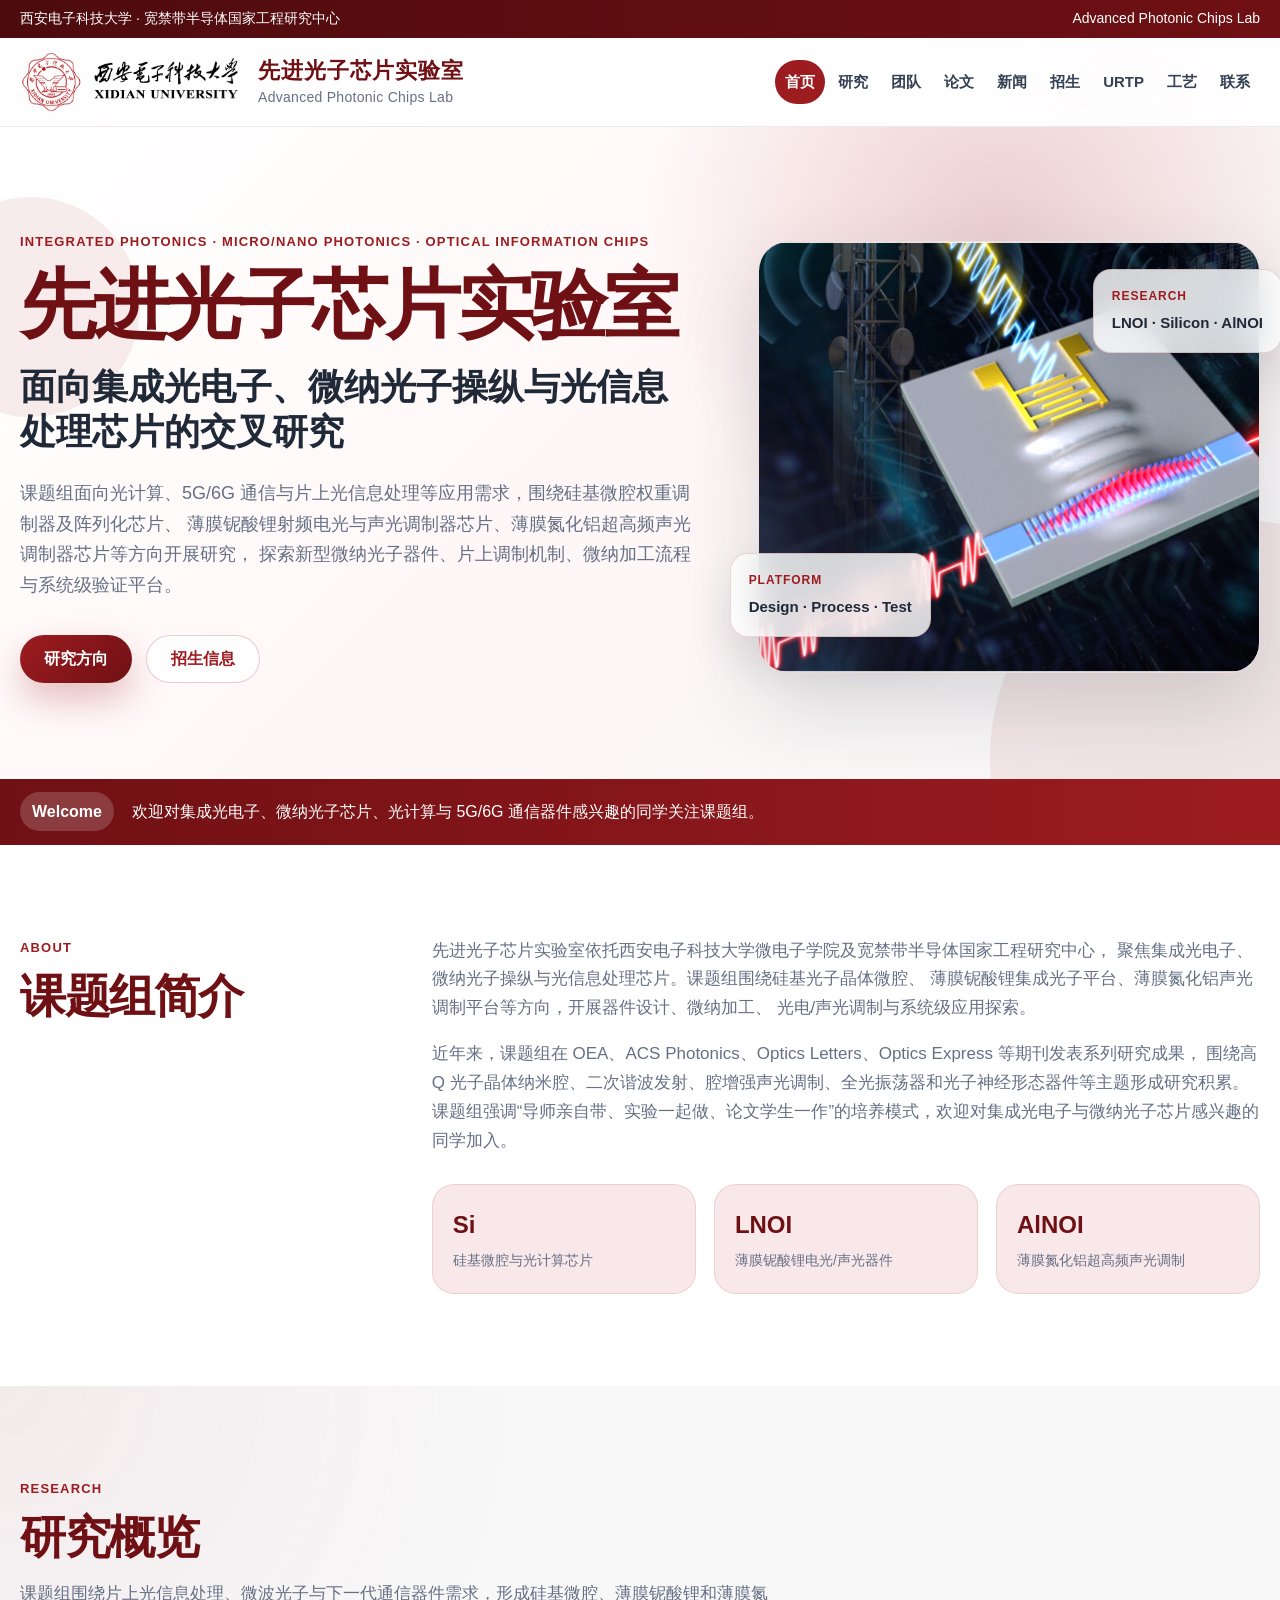
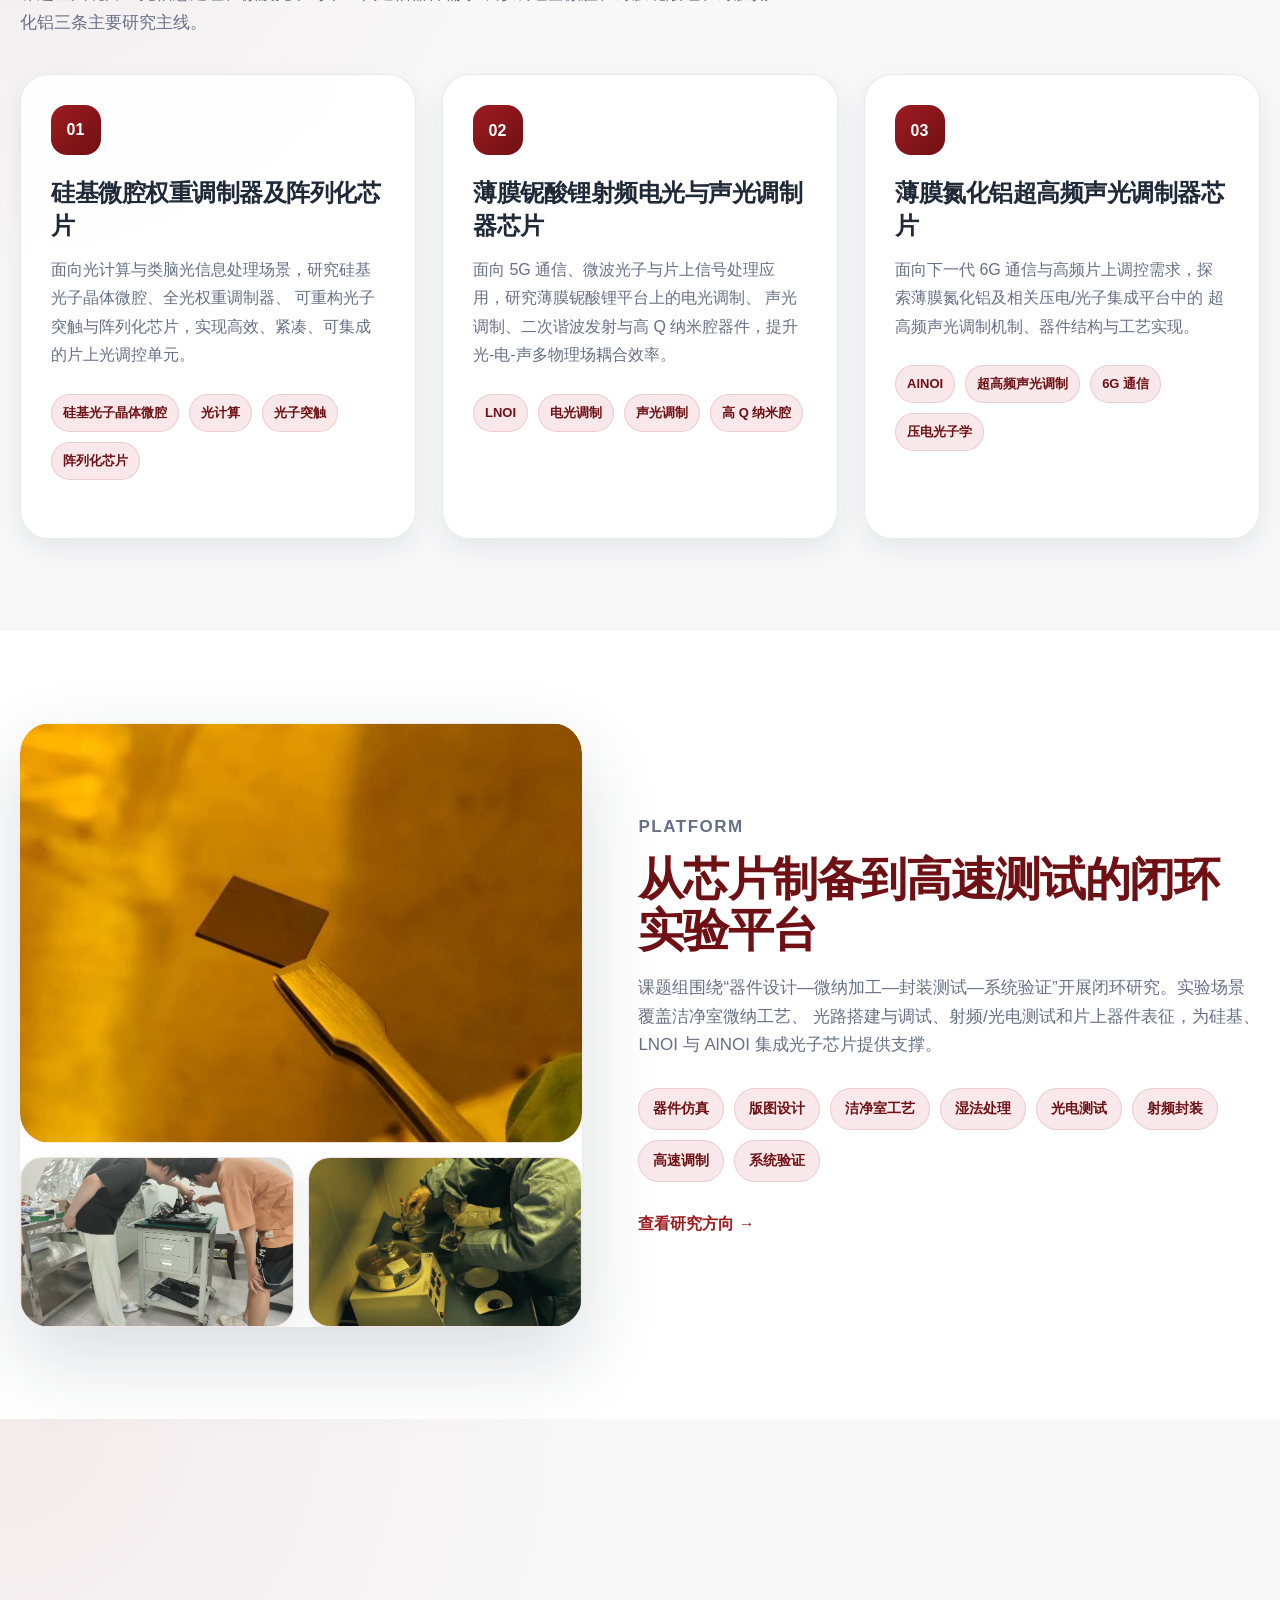
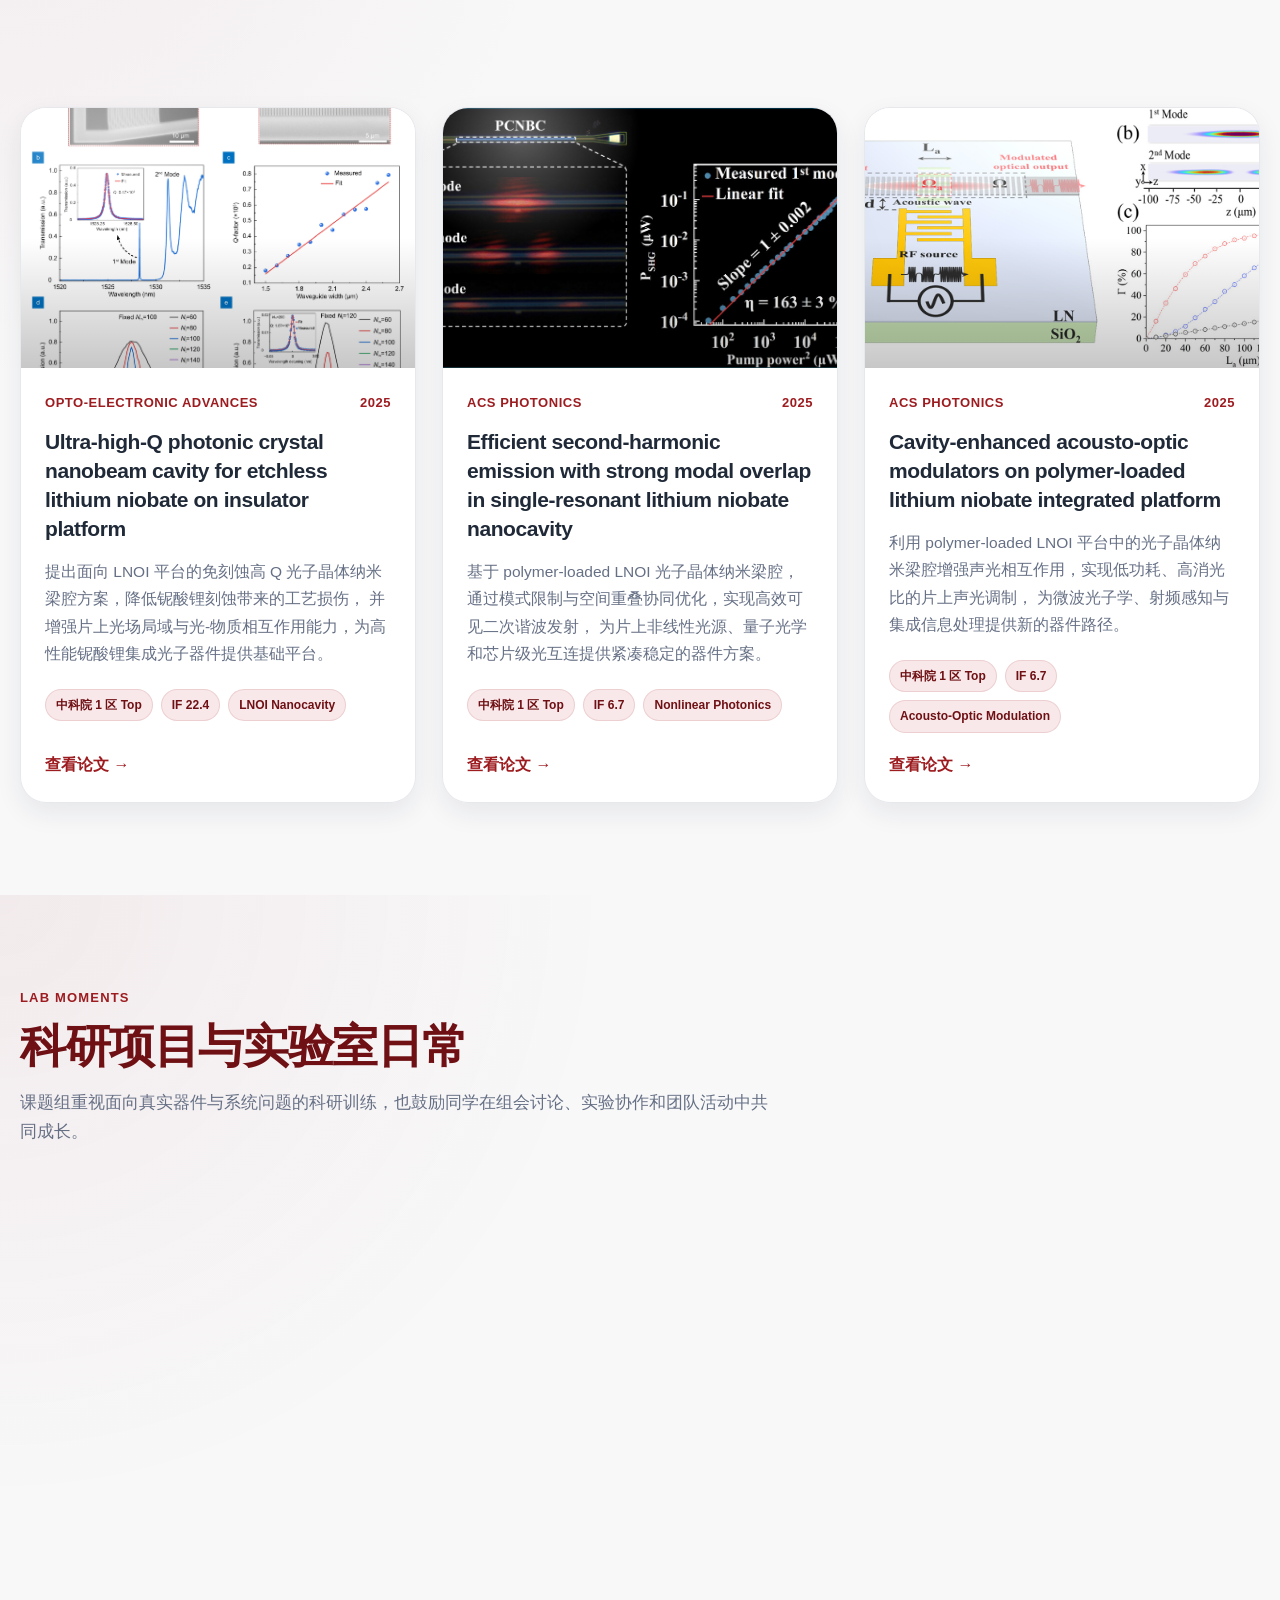
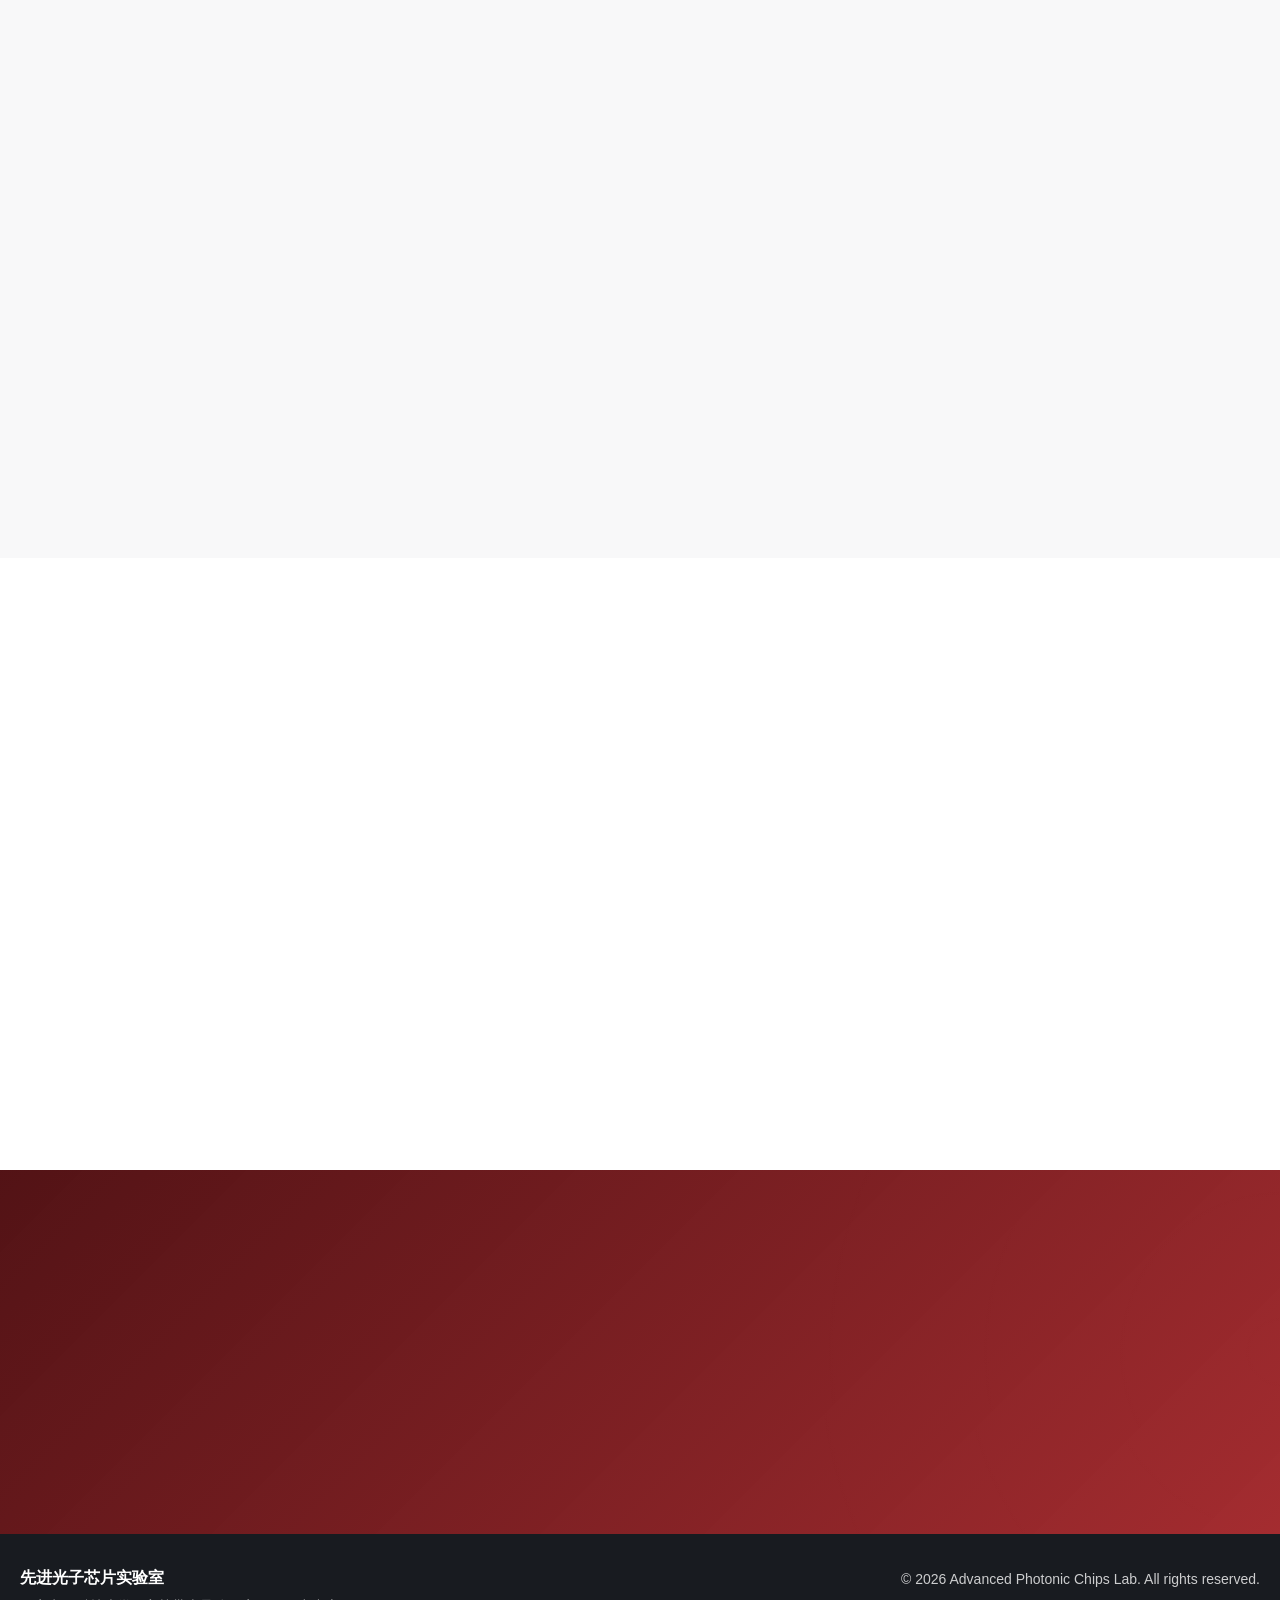
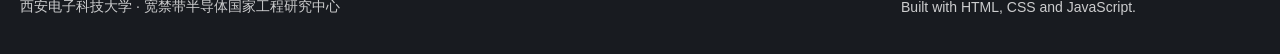
<file: index.html>
<!DOCTYPE html>
<html lang="zh-CN">
<head>
  <meta charset="UTF-8" />
  <meta name="viewport" content="width=device-width, initial-scale=1.0" />

  <title>先进光子芯片实验室 | 西安电子科技大学</title>
  <meta
    name="description"
    content="先进光子芯片实验室聚焦集成光电子、微纳光子操纵与光信息处理芯片，围绕硅基微腔、薄膜铌酸锂、薄膜氮化铝和高速声光/电光调制器件开展研究。"
  />

  <link rel="stylesheet" href="css/style.css" />
</head>

<body>
  <div class="top-bar">
    <div class="container top-bar-inner">
      <span>西安电子科技大学 · 宽禁带半导体国家工程研究中心</span>
      <span>Advanced Photonic Chips Lab</span>
    </div>
  </div>

  <header class="site-header">
    <div class="container nav-inner">
      <a class="brand" href="index.html" aria-label="返回首页">
        <img src="assets/logos/xidian-logo.png" alt="西安电子科技大学 Logo" class="brand-logo" />
        <div class="brand-text">
          <strong>先进光子芯片实验室</strong>
          <span>Advanced Photonic Chips Lab</span>
        </div>
      </a>

      <button class="nav-toggle" aria-label="打开导航菜单">
        <span></span>
        <span></span>
        <span></span>
      </button>

      <nav class="site-nav">
        <a class="active" href="index.html">首页</a>
        <a href="research.html">研究</a>
        <a href="team.html">团队</a>
        <a href="publications.html">论文</a>
        <a href="news.html">新闻</a>
        <a href="recruitment.html">招生</a>
        <a href="urtp.html">URTP</a>
        <a href="process.html">工艺</a>
        <a href="contact.html">联系</a>
      </nav>
    </div>
  </header>

  <main>
    <section class="hero" id="home">
      <div class="hero-bg-orb orb-one"></div>
      <div class="hero-bg-orb orb-two"></div>

      <div class="container hero-grid">
        <div class="hero-content" data-animate>
          <p class="eyebrow">Integrated Photonics · Micro/Nano Photonics · Optical Information Chips</p>
          <h1>先进光子芯片实验室</h1>
          <h2>面向集成光电子、微纳光子操纵与光信息处理芯片的交叉研究</h2>
          <p class="hero-desc">
            课题组面向光计算、5G/6G 通信与片上光信息处理等应用需求，围绕硅基微腔权重调制器及阵列化芯片、
            薄膜铌酸锂射频电光与声光调制器芯片、薄膜氮化铝超高频声光调制器芯片等方向开展研究，
            探索新型微纳光子器件、片上调制机制、微纳加工流程与系统级验证平台。
          </p>

          <div class="hero-actions">
            <a class="btn btn-primary" href="research.html">研究方向</a>
            <a class="btn btn-secondary" href="recruitment.html">招生信息</a>
          </div>
        </div>

        <div class="hero-visual" data-animate>
          <div class="image-frame main-frame">
            <img src="assets/images/hero-chip.png" alt="芯片与光电器件示意图" />
          </div>
          <div class="floating-card card-top">
            <span>Research</span>
            <strong>LNOI · Silicon · AlNOI</strong>
          </div>
          <div class="floating-card card-bottom">
            <span>Platform</span>
            <strong>Design · Process · Test</strong>
          </div>
        </div>
      </div>
    </section>

    <section class="notice-strip">
      <div class="container notice-inner">
        <strong>Welcome</strong>
        <span>欢迎对集成光电子、微纳光子芯片、光计算与 5G/6G 通信器件感兴趣的同学关注课题组。</span>
      </div>
    </section>

    <section class="section about-preview">
      <div class="container split-layout">
        <div class="section-title" data-animate>
          <p class="section-kicker">About</p>
          <h2>课题组简介</h2>
        </div>

        <div class="about-text" data-animate>
          <p>
            先进光子芯片实验室依托西安电子科技大学微电子学院及宽禁带半导体国家工程研究中心，
            聚焦集成光电子、微纳光子操纵与光信息处理芯片。课题组围绕硅基光子晶体微腔、
            薄膜铌酸锂集成光子平台、薄膜氮化铝声光调制平台等方向，开展器件设计、微纳加工、
            光电/声光调制与系统级应用探索。
          </p>
          <p>
            近年来，课题组在 OEA、ACS Photonics、Optics Letters、Optics Express 等期刊发表系列研究成果，
            围绕高 Q 光子晶体纳米腔、二次谐波发射、腔增强声光调制、全光振荡器和光子神经形态器件等主题形成研究积累。
            课题组强调“导师亲自带、实验一起做、论文学生一作”的培养模式，欢迎对集成光电子与微纳光子芯片感兴趣的同学加入。
          </p>

          <div class="about-stats">
            <div>
              <strong>Si</strong>
              <span>硅基微腔与光计算芯片</span>
            </div>
            <div>
              <strong>LNOI</strong>
              <span>薄膜铌酸锂电光/声光器件</span>
            </div>
            <div>
              <strong>AlNOI</strong>
              <span>薄膜氮化铝超高频声光调制</span>
            </div>
          </div>
        </div>
      </div>
    </section>

    <section class="section research-preview section-muted">
      <div class="container">
        <div class="section-head" data-animate>
          <p class="section-kicker">Research</p>
          <h2>研究概览</h2>
          <p>
            课题组围绕片上光信息处理、微波光子与下一代通信器件需求，形成硅基微腔、薄膜铌酸锂和薄膜氮化铝三条主要研究主线。
          </p>
        </div>

        <div class="research-feature-grid">
          <article class="research-feature-card" data-animate>
            <div class="card-number">01</div>
            <h3>硅基微腔权重调制器及阵列化芯片</h3>
            <p>
              面向光计算与类脑光信息处理场景，研究硅基光子晶体微腔、全光权重调制器、
              可重构光子突触与阵列化芯片，实现高效、紧凑、可集成的片上光调控单元。
            </p>
            <div class="tag-list compact">
              <span>硅基光子晶体微腔</span>
              <span>光计算</span>
              <span>光子突触</span>
              <span>阵列化芯片</span>
            </div>
          </article>

          <article class="research-feature-card" data-animate>
            <div class="card-number">02</div>
            <h3>薄膜铌酸锂射频电光与声光调制器芯片</h3>
            <p>
              面向 5G 通信、微波光子与片上信号处理应用，研究薄膜铌酸锂平台上的电光调制、
              声光调制、二次谐波发射与高 Q 纳米腔器件，提升光-电-声多物理场耦合效率。
            </p>
            <div class="tag-list compact">
              <span>LNOI</span>
              <span>电光调制</span>
              <span>声光调制</span>
              <span>高 Q 纳米腔</span>
            </div>
          </article>

          <article class="research-feature-card" data-animate>
            <div class="card-number">03</div>
            <h3>薄膜氮化铝超高频声光调制器芯片</h3>
            <p>
              面向下一代 6G 通信与高频片上调控需求，探索薄膜氮化铝及相关压电/光子集成平台中的
              超高频声光调制机制、器件结构与工艺实现。
            </p>
            <div class="tag-list compact">
              <span>AlNOI</span>
              <span>超高频声光调制</span>
              <span>6G 通信</span>
              <span>压电光子学</span>
            </div>
          </article>
        </div>
      </div>
    </section>

    <section class="section process-preview">
      <div class="container process-grid">
        <div class="process-image process-collage" data-animate>
          <img class="process-collage-main" src="assets/images/chip-lab.png" alt="洁净室中夹持的集成光学芯片样品" />
          <div class="process-collage-row">
            <img src="assets/images/lab-exp.png" alt="课题组成员进行光电子实验调试" />
            <img src="assets/images/exp-zhang.png" alt="洁净室湿法工艺实验操作" />
          </div>
        </div>

        <div class="process-content" data-animate>
          <p class="section-kicker">Platform</p>
          <h2>从芯片制备到高速测试的闭环实验平台</h2>
          <p>
            课题组围绕“器件设计—微纳加工—封装测试—系统验证”开展闭环研究。实验场景覆盖洁净室微纳工艺、
            光路搭建与调试、射频/光电测试和片上器件表征，为硅基、LNOI 与 AlNOI 集成光子芯片提供支撑。
          </p>

          <div class="tag-list">
            <span>器件仿真</span>
            <span>版图设计</span>
            <span>洁净室工艺</span>
            <span>湿法处理</span>
            <span>光电测试</span>
            <span>射频封装</span>
            <span>高速调制</span>
            <span>系统验证</span>
          </div>

          <a class="text-link" href="research.html">查看研究方向 →</a>
        </div>
      </div>
    </section>

    <section class="section publication-preview section-muted">
      <div class="container">
        <div class="section-head" data-animate>
          <p class="section-kicker">Selected Publications</p>
          <h2>代表性论文</h2>
          <p>
            精选课题组近年发表的三篇一区 Top 论文，展示薄膜铌酸锂集成光子、高 Q 纳米腔、非线性光学和腔增强声光调制方向的代表性成果。
          </p>
        </div>

        <div class="featured-publications">
          <article class="paper-card" data-animate>
            <a class="paper-image" href="https://doi.org/10.29026/oea.2025.240114" target="_blank" rel="noopener">
              <img src="assets/images/publications/Ultra-high-Q.jpg" alt="Ultra-high-Q photonic crystal nanobeam cavity paper figure" />
            </a>
            <div class="paper-body">
              <div class="paper-meta">
                <span>Opto-Electronic Advances</span>
                <span>2025</span>
              </div>
              <h3>Ultra-high-Q photonic crystal nanobeam cavity for etchless lithium niobate on insulator platform</h3>
              <p>
                提出面向 LNOI 平台的免刻蚀高 Q 光子晶体纳米梁腔方案，降低铌酸锂刻蚀带来的工艺损伤，
                并增强片上光场局域与光-物质相互作用能力，为高性能铌酸锂集成光子器件提供基础平台。
              </p>
              <div class="paper-tags">
                <span>中科院 1 区 Top</span>
                <span>IF 22.4</span>
                <span>LNOI Nanocavity</span>
              </div>
              <a class="paper-link" href="https://doi.org/10.29026/oea.2025.240114" target="_blank" rel="noopener">查看论文 →</a>
            </div>
          </article>

          <article class="paper-card" data-animate>
            <a class="paper-image" href="https://doi.org/10.1021/acsphotonics.5c01039" target="_blank" rel="noopener">
              <img src="assets/images/publications/Second-Harmonic.png" alt="Second-harmonic emission paper figure" />
            </a>
            <div class="paper-body">
              <div class="paper-meta">
                <span>ACS Photonics</span>
                <span>2025</span>
              </div>
              <h3>Efficient second-harmonic emission with strong modal overlap in single-resonant lithium niobate nanocavity</h3>
              <p>
                基于 polymer-loaded LNOI 光子晶体纳米梁腔，通过模式限制与空间重叠协同优化，实现高效可见二次谐波发射，
                为片上非线性光源、量子光学和芯片级光互连提供紧凑稳定的器件方案。
              </p>
              <div class="paper-tags">
                <span>中科院 1 区 Top</span>
                <span>IF 6.7</span>
                <span>Nonlinear Photonics</span>
              </div>
              <a class="paper-link" href="https://doi.org/10.1021/acsphotonics.5c01039" target="_blank" rel="noopener">查看论文 →</a>
            </div>
          </article>

          <article class="paper-card" data-animate>
            <a class="paper-image" href="https://doi.org/10.1021/acsphotonics.4c02302" target="_blank" rel="noopener">
              <img src="assets/images/publications/Acousto-Optic Modulators.png" alt="Acousto-optic modulators paper figure" />
            </a>
            <div class="paper-body">
              <div class="paper-meta">
                <span>ACS Photonics</span>
                <span>2025</span>
              </div>
              <h3>Cavity-enhanced acousto-optic modulators on polymer-loaded lithium niobate integrated platform</h3>
              <p>
                利用 polymer-loaded LNOI 平台中的光子晶体纳米梁腔增强声光相互作用，实现低功耗、高消光比的片上声光调制，
                为微波光子学、射频感知与集成信息处理提供新的器件路径。
              </p>
              <div class="paper-tags">
                <span>中科院 1 区 Top</span>
                <span>IF 6.7</span>
                <span>Acousto-Optic Modulation</span>
              </div>
              <a class="paper-link" href="https://doi.org/10.1021/acsphotonics.4c02302" target="_blank" rel="noopener">查看论文 →</a>
            </div>
          </article>
        </div>
      </div>
    </section>

    <section class="section lab-visual-section section-muted">
      <div class="container">
        <div class="section-head" data-animate>
          <p class="section-kicker">Lab Moments</p>
          <h2>科研项目与实验室日常</h2>
          <p>
            课题组重视面向真实器件与系统问题的科研训练，也鼓励同学在组会讨论、实验协作和团队活动中共同成长。
          </p>
        </div>

        <div class="visual-card-grid">
          <article class="visual-card visual-card-large" data-animate>
            <img src="assets/images/zhixin.png" alt="中国电子学会智芯科研专项资助项目公布展板前留影" />
            <div>
              <span>Project</span>
              <h3>科研专项与项目牵引</h3>
              <p>
                围绕集成电路、光电子芯片与微纳器件方向，课题组持续推进项目化科研训练，
                将科学问题、器件工艺和应用场景结合起来。
              </p>
            </div>
          </article>

          <article class="visual-card" data-animate>
            <img src="assets/images/zuhui.png" alt="课题组组会和项目进展汇报" />
            <div>
              <span>Discussion</span>
              <h3>组会汇报与问题复盘</h3>
              <p>通过阶段性汇报、波形分析和方案讨论，训练同学发现问题、拆解问题和解决问题的能力。</p>
            </div>
          </article>

          <article class="visual-card" data-animate>
            <img src="assets/images/meal-together.png" alt="课题组成员聚餐和团队建设" />
            <div>
              <span>Team</span>
              <h3>开放协作的团队氛围</h3>
              <p>课题组在科研训练之外也注重交流与互助，形成积极、踏实、彼此支持的团队文化。</p>
            </div>
          </article>
        </div>
      </div>
    </section>

    <section class="section news-preview">
      <div class="container">
        <div class="section-head" data-animate>
          <p class="section-kicker">News</p>
          <h2>新闻动态</h2>
          <p>这里先放置两条正式占位内容，后续可替换为论文发表、学术会议、招生通知和项目进展。</p>
        </div>

        <div class="news-preview-grid">
          <a class="news-preview-card" href="news/2026-recruitment-notice.html" data-animate>
            <span class="news-date">Recruiting</span>
            <h3>2026 年课题组硕士招生信息更新</h3>
            <p>课题组 2026 年拟招收硕士研究生，欢迎对集成光电子、微纳光子芯片与光信息处理方向感兴趣的同学联系交流。</p>
            <strong>阅读全文 →</strong>
          </a>

          <a class="news-preview-card" href="news/2025-selected-publications.html" data-animate>
            <span class="news-date">2025</span>
            <h3>课题组代表性论文成果更新</h3>
            <p>课题组在 LNOI 高 Q 纳米腔、二次谐波发射和腔增强声光调制方向取得系列研究进展。</p>
            <strong>阅读全文 →</strong>
          </a>
        </div>
      </div>
    </section>

    <section class="join-section">
      <div class="container join-card" data-animate>
        <div>
          <p class="section-kicker">Join Us</p>
          <h2>欢迎加入课题组</h2>
          <p>
            课题组 2026 年有 1 个硕士指标，欢迎对集成光电子、微纳光子操纵、光信息处理芯片、
            薄膜铌酸锂器件和高速声光/电光调制方向感兴趣的同学联系。
          </p>
        </div>

        <div class="join-actions">
          <a class="btn btn-light" href="recruitment.html">招生信息</a>
          <a class="btn btn-outline-light" href="mailto:dyyao@xidian.edu.cn">联系邮箱</a>
        </div>
      </div>
    </section>
  </main>

  <footer class="site-footer">
    <div class="container footer-grid">
      <div>
        <strong>先进光子芯片实验室</strong>
        <p>西安电子科技大学 · 宽禁带半导体国家工程研究中心</p>
      </div>

      <div>
        <p>© 2026 Advanced Photonic Chips Lab. All rights reserved.</p>
        <p>Built with HTML, CSS and JavaScript.</p>
      </div>
    </div>
  </footer>

  <button class="back-to-top" aria-label="返回顶部">↑</button>

  <script src="js/main.js"></script>
</body>
</html>
</file>
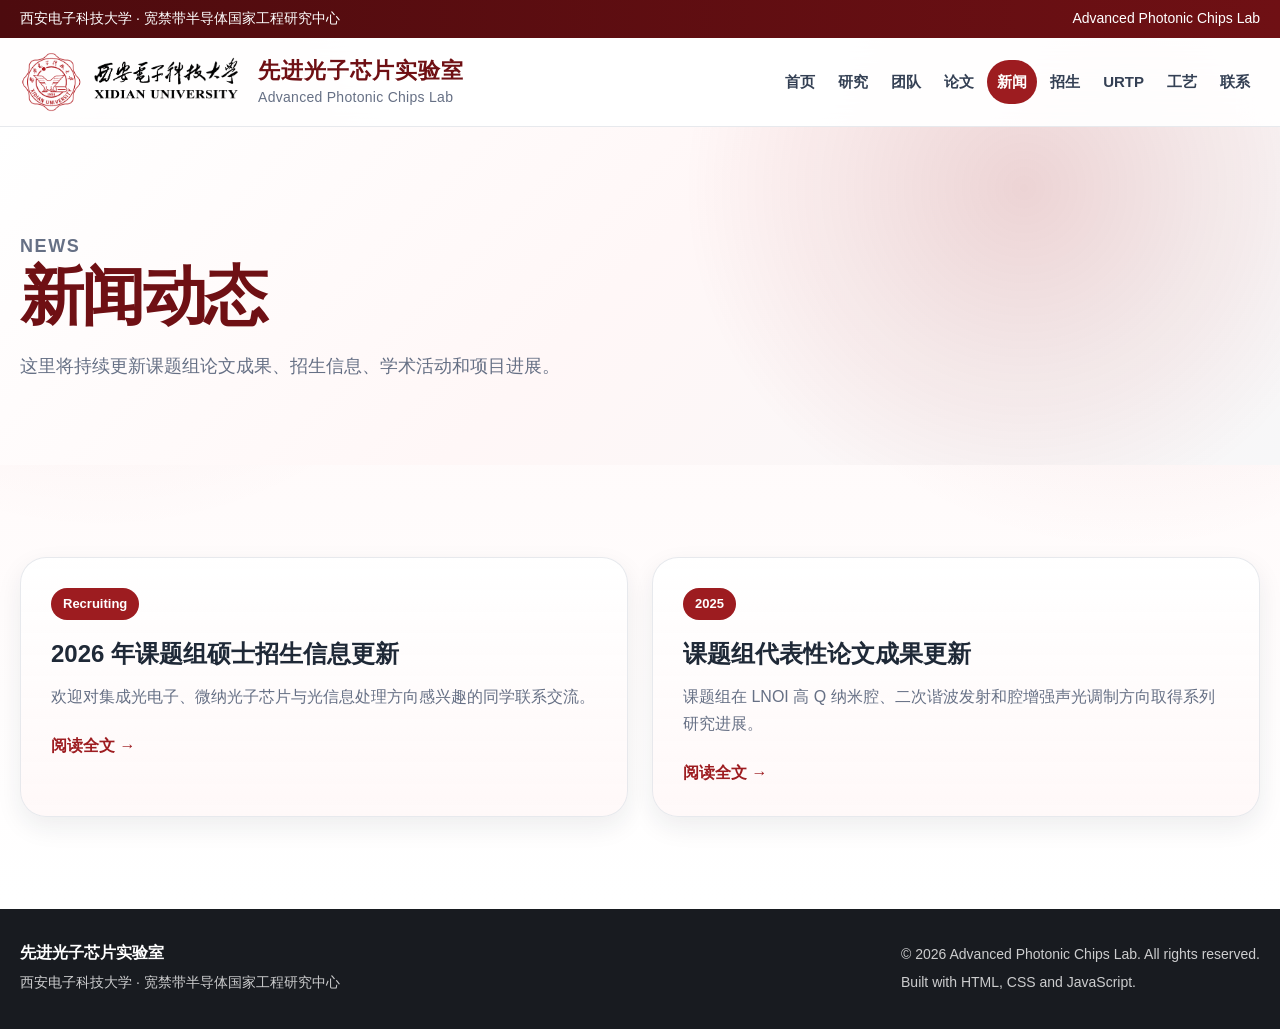
<file: news.html>
<!DOCTYPE html>
<html lang="zh-CN">
<head>
  <meta charset="UTF-8" />
  <meta name="viewport" content="width=device-width, initial-scale=1.0" />

  <title>新闻 | 先进光子芯片实验室</title>
  <meta name="description" content="先进光子芯片实验室新闻动态。" />

  <link rel="stylesheet" href="css/style.css" />
</head>

<body>
  <div class="top-bar">
    <div class="container top-bar-inner">
      <span>西安电子科技大学 · 宽禁带半导体国家工程研究中心</span>
      <span>Advanced Photonic Chips Lab</span>
    </div>
  </div>

  <header class="site-header">
    <div class="container nav-inner">
      <a class="brand" href="index.html" aria-label="返回首页">
        <img src="assets/logos/xidian-logo.png" alt="西安电子科技大学 Logo" class="brand-logo" />
        <div class="brand-text">
          <strong>先进光子芯片实验室</strong>
          <span>Advanced Photonic Chips Lab</span>
        </div>
      </a>

      <button class="nav-toggle" aria-label="打开导航菜单">
        <span></span><span></span><span></span>
      </button>

      <nav class="site-nav">
        <a href="index.html">首页</a>
        <a href="research.html">研究</a>
        <a href="team.html">团队</a>
        <a href="publications.html">论文</a>
        <a class="active" href="news.html">新闻</a>
        <a href="recruitment.html">招生</a>
        <a href="urtp.html">URTP</a>
        <a href="process.html">工艺</a>
        <a href="contact.html">联系</a>
      </nav>
    </div>
  </header>

  <main>
    <section class="page-hero">
      <div class="container" data-animate>
        <p class="section-kicker">News</p>
        <h1>新闻动态</h1>
        <p>这里将持续更新课题组论文成果、招生信息、学术活动和项目进展。</p>
      </div>
    </section>

    <section class="section">
      <div class="container news-preview-grid">
        <a class="news-preview-card" href="news/2026-recruitment-notice.html" data-animate>
          <span class="news-date">Recruiting</span>
          <h3>2026 年课题组硕士招生信息更新</h3>
          <p>欢迎对集成光电子、微纳光子芯片与光信息处理方向感兴趣的同学联系交流。</p>
          <strong>阅读全文 →</strong>
        </a>

        <a class="news-preview-card" href="news/2025-selected-publications.html" data-animate>
          <span class="news-date">2025</span>
          <h3>课题组代表性论文成果更新</h3>
          <p>课题组在 LNOI 高 Q 纳米腔、二次谐波发射和腔增强声光调制方向取得系列研究进展。</p>
          <strong>阅读全文 →</strong>
        </a>
      </div>
    </section>
  </main>

  <footer class="site-footer">
    <div class="container footer-grid">
      <div>
        <strong>先进光子芯片实验室</strong>
        <p>西安电子科技大学 · 宽禁带半导体国家工程研究中心</p>
      </div>
      <div>
        <p>© 2026 Advanced Photonic Chips Lab. All rights reserved.</p>
        <p>Built with HTML, CSS and JavaScript.</p>
      </div>
    </div>
  </footer>

  <button class="back-to-top" aria-label="返回顶部">↑</button>
  <script src="js/main.js"></script>
</body>
</html>
</file>
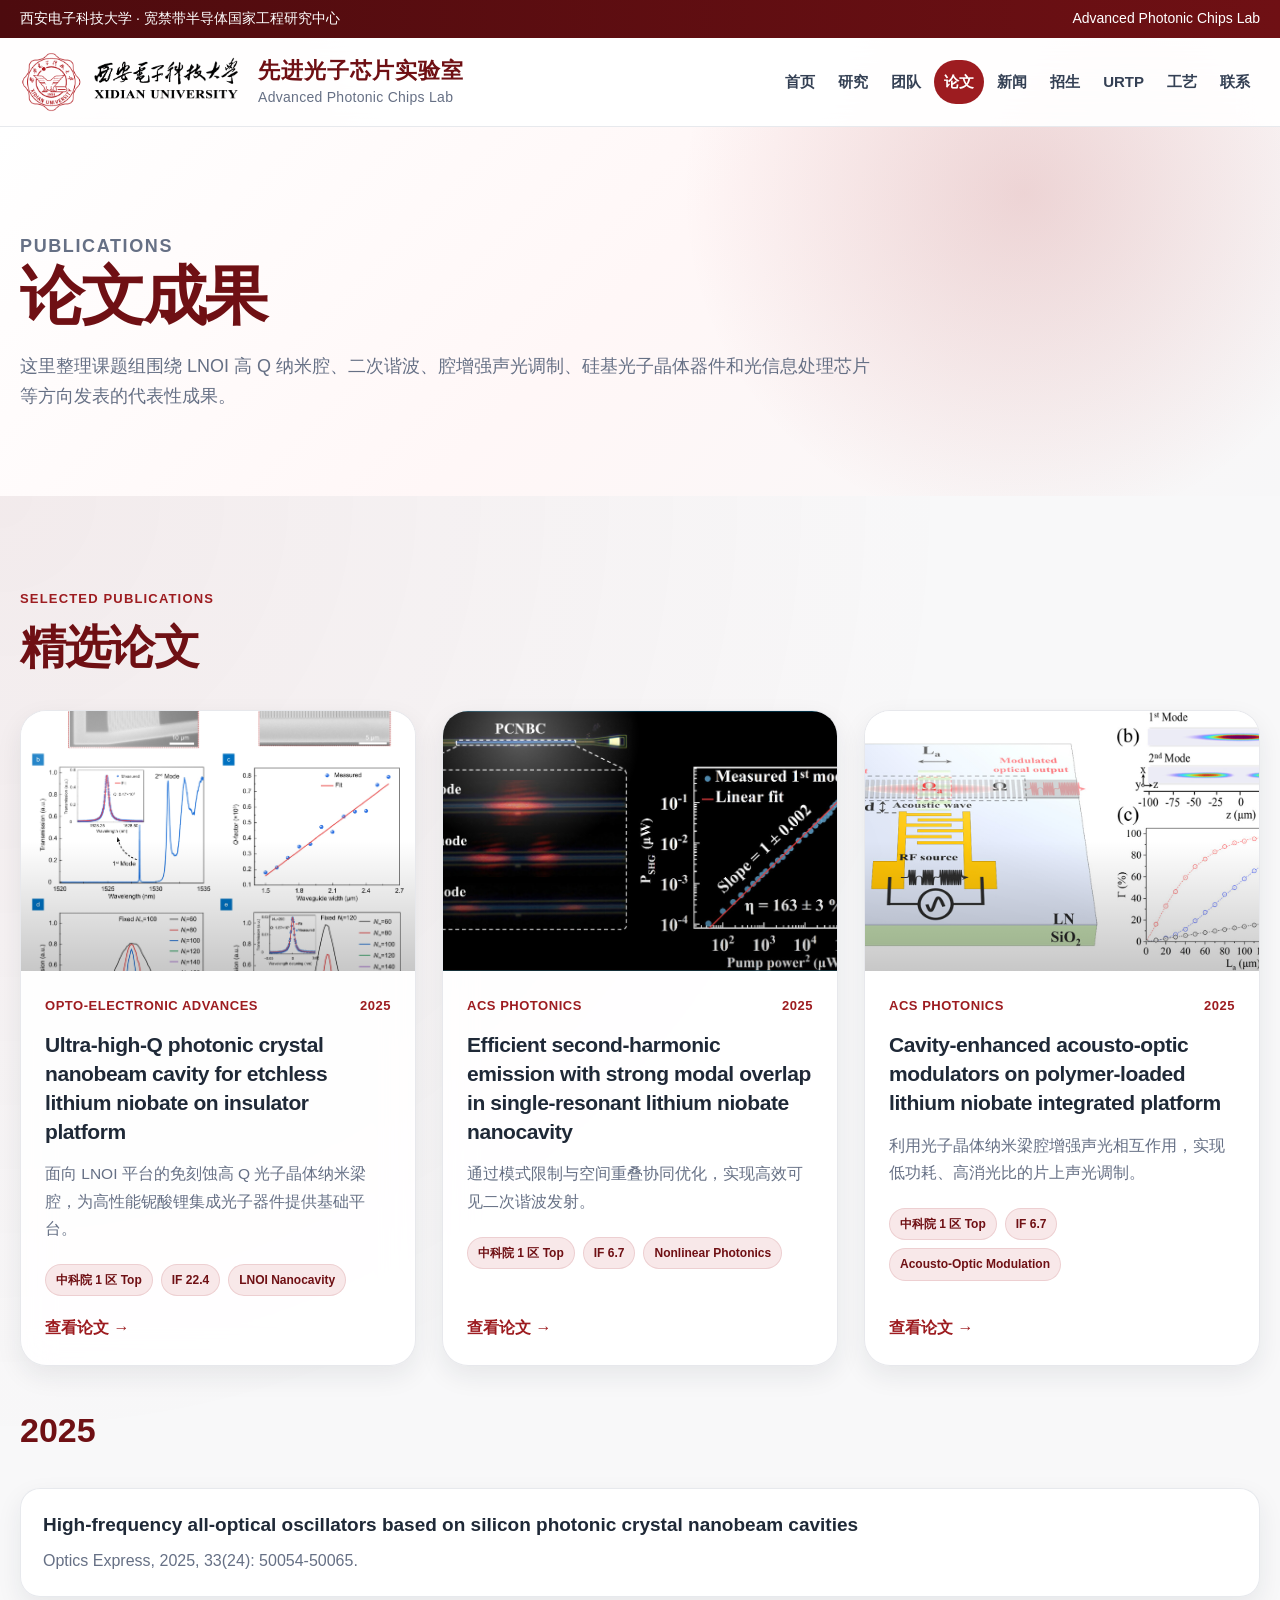
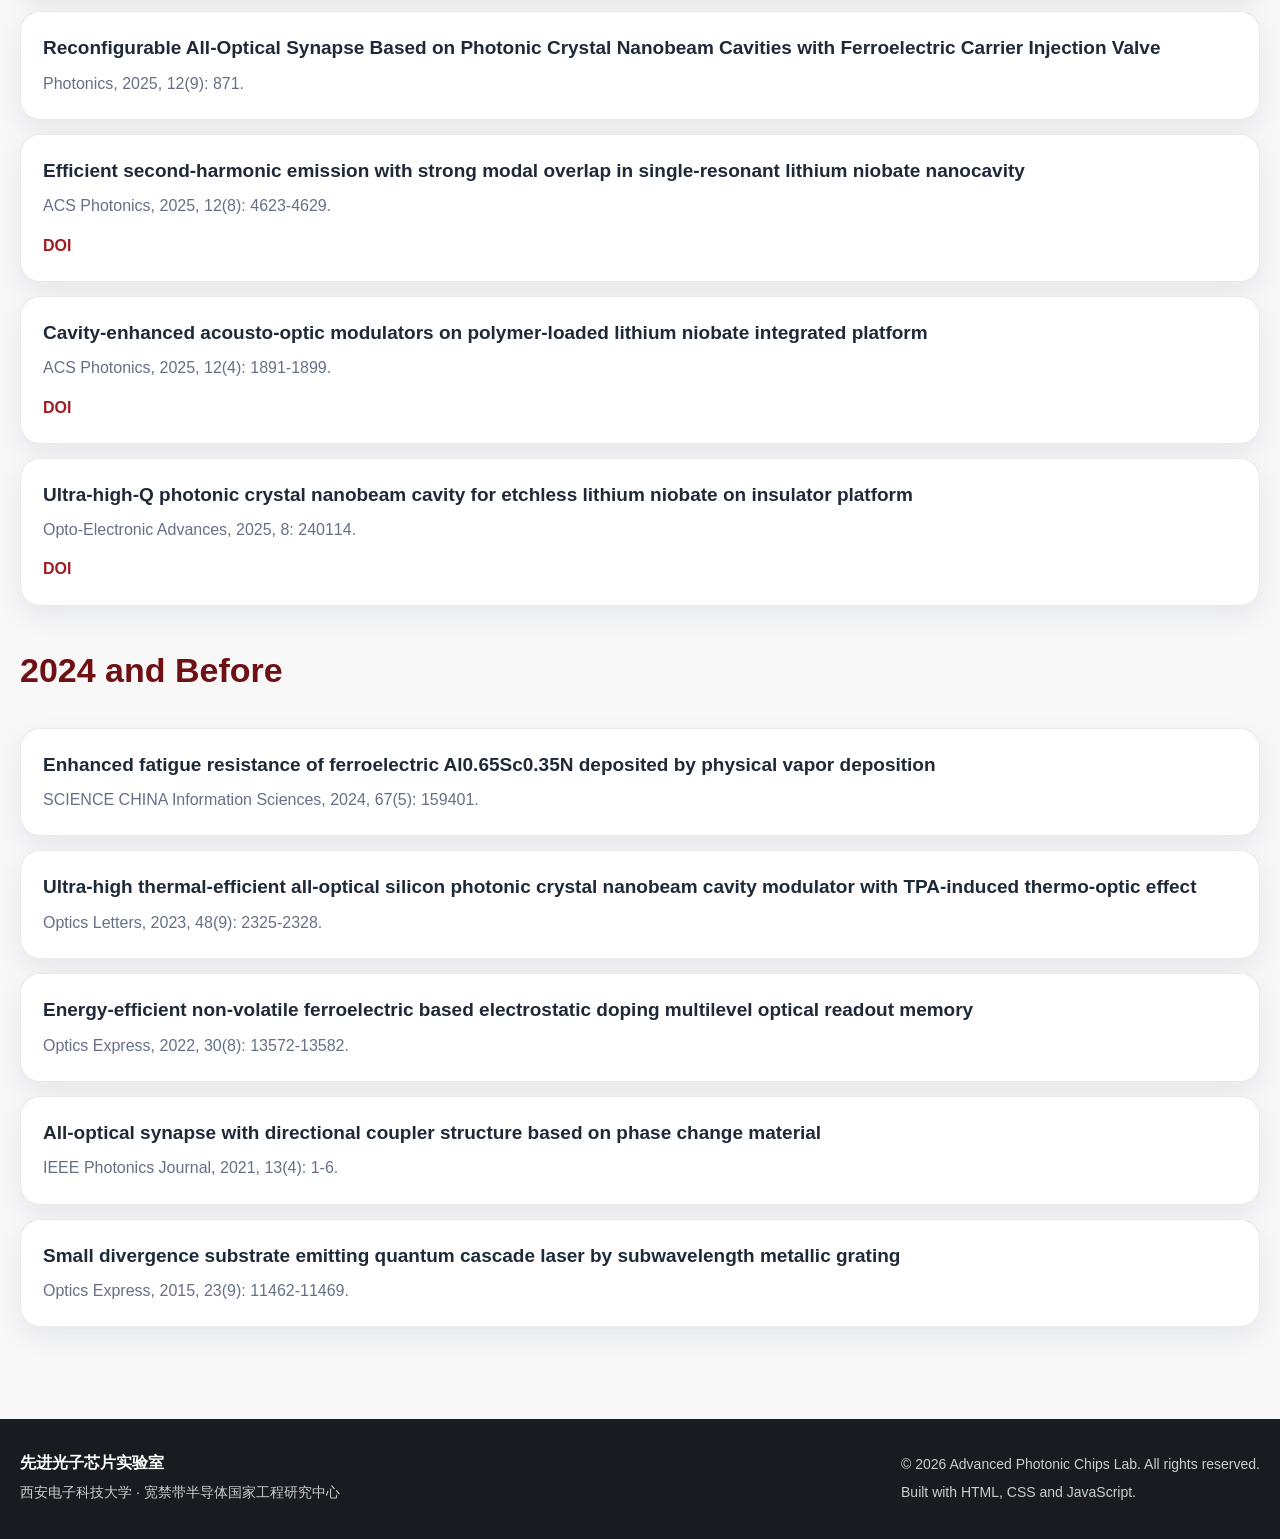
<file: publications.html>
<!DOCTYPE html>
<html lang="zh-CN">
<head>
  <meta charset="UTF-8" />
  <meta name="viewport" content="width=device-width, initial-scale=1.0" />

  <title>论文 | 先进光子芯片实验室</title>
  <meta name="description" content="先进光子芯片实验室代表性论文与成果。" />

  <link rel="stylesheet" href="css/style.css" />
</head>

<body>
  <div class="top-bar">
    <div class="container top-bar-inner">
      <span>西安电子科技大学 · 宽禁带半导体国家工程研究中心</span>
      <span>Advanced Photonic Chips Lab</span>
    </div>
  </div>

  <header class="site-header">
    <div class="container nav-inner">
      <a class="brand" href="index.html" aria-label="返回首页">
        <img src="assets/logos/xidian-logo.png" alt="西安电子科技大学 Logo" class="brand-logo" />
        <div class="brand-text">
          <strong>先进光子芯片实验室</strong>
          <span>Advanced Photonic Chips Lab</span>
        </div>
      </a>

      <button class="nav-toggle" aria-label="打开导航菜单">
        <span></span><span></span><span></span>
      </button>

      <nav class="site-nav">
        <a href="index.html">首页</a>
        <a href="research.html">研究</a>
        <a href="team.html">团队</a>
        <a class="active" href="publications.html">论文</a>
        <a href="news.html">新闻</a>
        <a href="recruitment.html">招生</a>
        <a href="urtp.html">URTP</a>
        <a href="process.html">工艺</a>
        <a href="contact.html">联系</a>
      </nav>
    </div>
  </header>

  <main>
    <section class="page-hero">
      <div class="container" data-animate>
        <p class="section-kicker">Publications</p>
        <h1>论文成果</h1>
        <p>
          这里整理课题组围绕 LNOI 高 Q 纳米腔、二次谐波、腔增强声光调制、硅基光子晶体器件和光信息处理芯片等方向发表的代表性成果。
        </p>
      </div>
    </section>

    <section class="section section-muted">
      <div class="container">
        <div class="section-head" data-animate>
          <p class="section-kicker">Selected Publications</p>
          <h2>精选论文</h2>
        </div>

        <div class="featured-publications">
          <article class="paper-card" data-animate>
            <a class="paper-image" href="https://doi.org/10.29026/oea.2025.240114" target="_blank" rel="noopener">
              <img src="assets/images/publications/Ultra-high-Q.jpg" alt="Ultra-high-Q photonic crystal nanobeam cavity paper figure" />
            </a>
            <div class="paper-body">
              <div class="paper-meta">
                <span>Opto-Electronic Advances</span>
                <span>2025</span>
              </div>
              <h3>Ultra-high-Q photonic crystal nanobeam cavity for etchless lithium niobate on insulator platform</h3>
              <p>面向 LNOI 平台的免刻蚀高 Q 光子晶体纳米梁腔，为高性能铌酸锂集成光子器件提供基础平台。</p>
              <div class="paper-tags">
                <span>中科院 1 区 Top</span>
                <span>IF 22.4</span>
                <span>LNOI Nanocavity</span>
              </div>
              <a class="paper-link" href="https://doi.org/10.29026/oea.2025.240114" target="_blank" rel="noopener">查看论文 →</a>
            </div>
          </article>

          <article class="paper-card" data-animate>
            <a class="paper-image" href="https://doi.org/10.1021/acsphotonics.5c01039" target="_blank" rel="noopener">
              <img src="assets/images/publications/Second-Harmonic.png" alt="Second-harmonic emission paper figure" />
            </a>
            <div class="paper-body">
              <div class="paper-meta">
                <span>ACS Photonics</span>
                <span>2025</span>
              </div>
              <h3>Efficient second-harmonic emission with strong modal overlap in single-resonant lithium niobate nanocavity</h3>
              <p>通过模式限制与空间重叠协同优化，实现高效可见二次谐波发射。</p>
              <div class="paper-tags">
                <span>中科院 1 区 Top</span>
                <span>IF 6.7</span>
                <span>Nonlinear Photonics</span>
              </div>
              <a class="paper-link" href="https://doi.org/10.1021/acsphotonics.5c01039" target="_blank" rel="noopener">查看论文 →</a>
            </div>
          </article>

          <article class="paper-card" data-animate>
            <a class="paper-image" href="https://doi.org/10.1021/acsphotonics.4c02302" target="_blank" rel="noopener">
              <img src="assets/images/publications/Acousto-Optic Modulators.png" alt="Acousto-optic modulators paper figure" />
            </a>
            <div class="paper-body">
              <div class="paper-meta">
                <span>ACS Photonics</span>
                <span>2025</span>
              </div>
              <h3>Cavity-enhanced acousto-optic modulators on polymer-loaded lithium niobate integrated platform</h3>
              <p>利用光子晶体纳米梁腔增强声光相互作用，实现低功耗、高消光比的片上声光调制。</p>
              <div class="paper-tags">
                <span>中科院 1 区 Top</span>
                <span>IF 6.7</span>
                <span>Acousto-Optic Modulation</span>
              </div>
              <a class="paper-link" href="https://doi.org/10.1021/acsphotonics.4c02302" target="_blank" rel="noopener">查看论文 →</a>
            </div>
          </article>
        </div>

        <div class="publication-year-group" data-animate>
          <h2>2025</h2>
          <div class="pub-list-clean">
            <article class="pub-row">
              <h3>High-frequency all-optical oscillators based on silicon photonic crystal nanobeam cavities</h3>
              <p>Optics Express, 2025, 33(24): 50054-50065.</p>
            </article>

            <article class="pub-row">
              <h3>Reconfigurable All-Optical Synapse Based on Photonic Crystal Nanobeam Cavities with Ferroelectric Carrier Injection Valve</h3>
              <p>Photonics, 2025, 12(9): 871.</p>
            </article>

            <article class="pub-row">
              <h3>Efficient second-harmonic emission with strong modal overlap in single-resonant lithium niobate nanocavity</h3>
              <p>ACS Photonics, 2025, 12(8): 4623-4629.</p>
              <div class="pub-actions">
                <a href="https://doi.org/10.1021/acsphotonics.5c01039" target="_blank" rel="noopener">DOI</a>
              </div>
            </article>

            <article class="pub-row">
              <h3>Cavity-enhanced acousto-optic modulators on polymer-loaded lithium niobate integrated platform</h3>
              <p>ACS Photonics, 2025, 12(4): 1891-1899.</p>
              <div class="pub-actions">
                <a href="https://doi.org/10.1021/acsphotonics.4c02302" target="_blank" rel="noopener">DOI</a>
              </div>
            </article>

            <article class="pub-row">
              <h3>Ultra-high-Q photonic crystal nanobeam cavity for etchless lithium niobate on insulator platform</h3>
              <p>Opto-Electronic Advances, 2025, 8: 240114.</p>
              <div class="pub-actions">
                <a href="https://doi.org/10.29026/oea.2025.240114" target="_blank" rel="noopener">DOI</a>
              </div>
            </article>
          </div>
        </div>

        <div class="publication-year-group" data-animate>
          <h2>2024 and Before</h2>
          <div class="pub-list-clean">
            <article class="pub-row">
              <h3>Enhanced fatigue resistance of ferroelectric Al0.65Sc0.35N deposited by physical vapor deposition</h3>
              <p>SCIENCE CHINA Information Sciences, 2024, 67(5): 159401.</p>
            </article>

            <article class="pub-row">
              <h3>Ultra-high thermal-efficient all-optical silicon photonic crystal nanobeam cavity modulator with TPA-induced thermo-optic effect</h3>
              <p>Optics Letters, 2023, 48(9): 2325-2328.</p>
            </article>

            <article class="pub-row">
              <h3>Energy-efficient non-volatile ferroelectric based electrostatic doping multilevel optical readout memory</h3>
              <p>Optics Express, 2022, 30(8): 13572-13582.</p>
            </article>

            <article class="pub-row">
              <h3>All-optical synapse with directional coupler structure based on phase change material</h3>
              <p>IEEE Photonics Journal, 2021, 13(4): 1-6.</p>
            </article>

            <article class="pub-row">
              <h3>Small divergence substrate emitting quantum cascade laser by subwavelength metallic grating</h3>
              <p>Optics Express, 2015, 23(9): 11462-11469.</p>
            </article>
          </div>
        </div>
      </div>
    </section>
  </main>

  <footer class="site-footer">
    <div class="container footer-grid">
      <div>
        <strong>先进光子芯片实验室</strong>
        <p>西安电子科技大学 · 宽禁带半导体国家工程研究中心</p>
      </div>
      <div>
        <p>© 2026 Advanced Photonic Chips Lab. All rights reserved.</p>
        <p>Built with HTML, CSS and JavaScript.</p>
      </div>
    </div>
  </footer>

  <button class="back-to-top" aria-label="返回顶部">↑</button>
  <script src="js/main.js"></script>
</body>
</html>
</file>
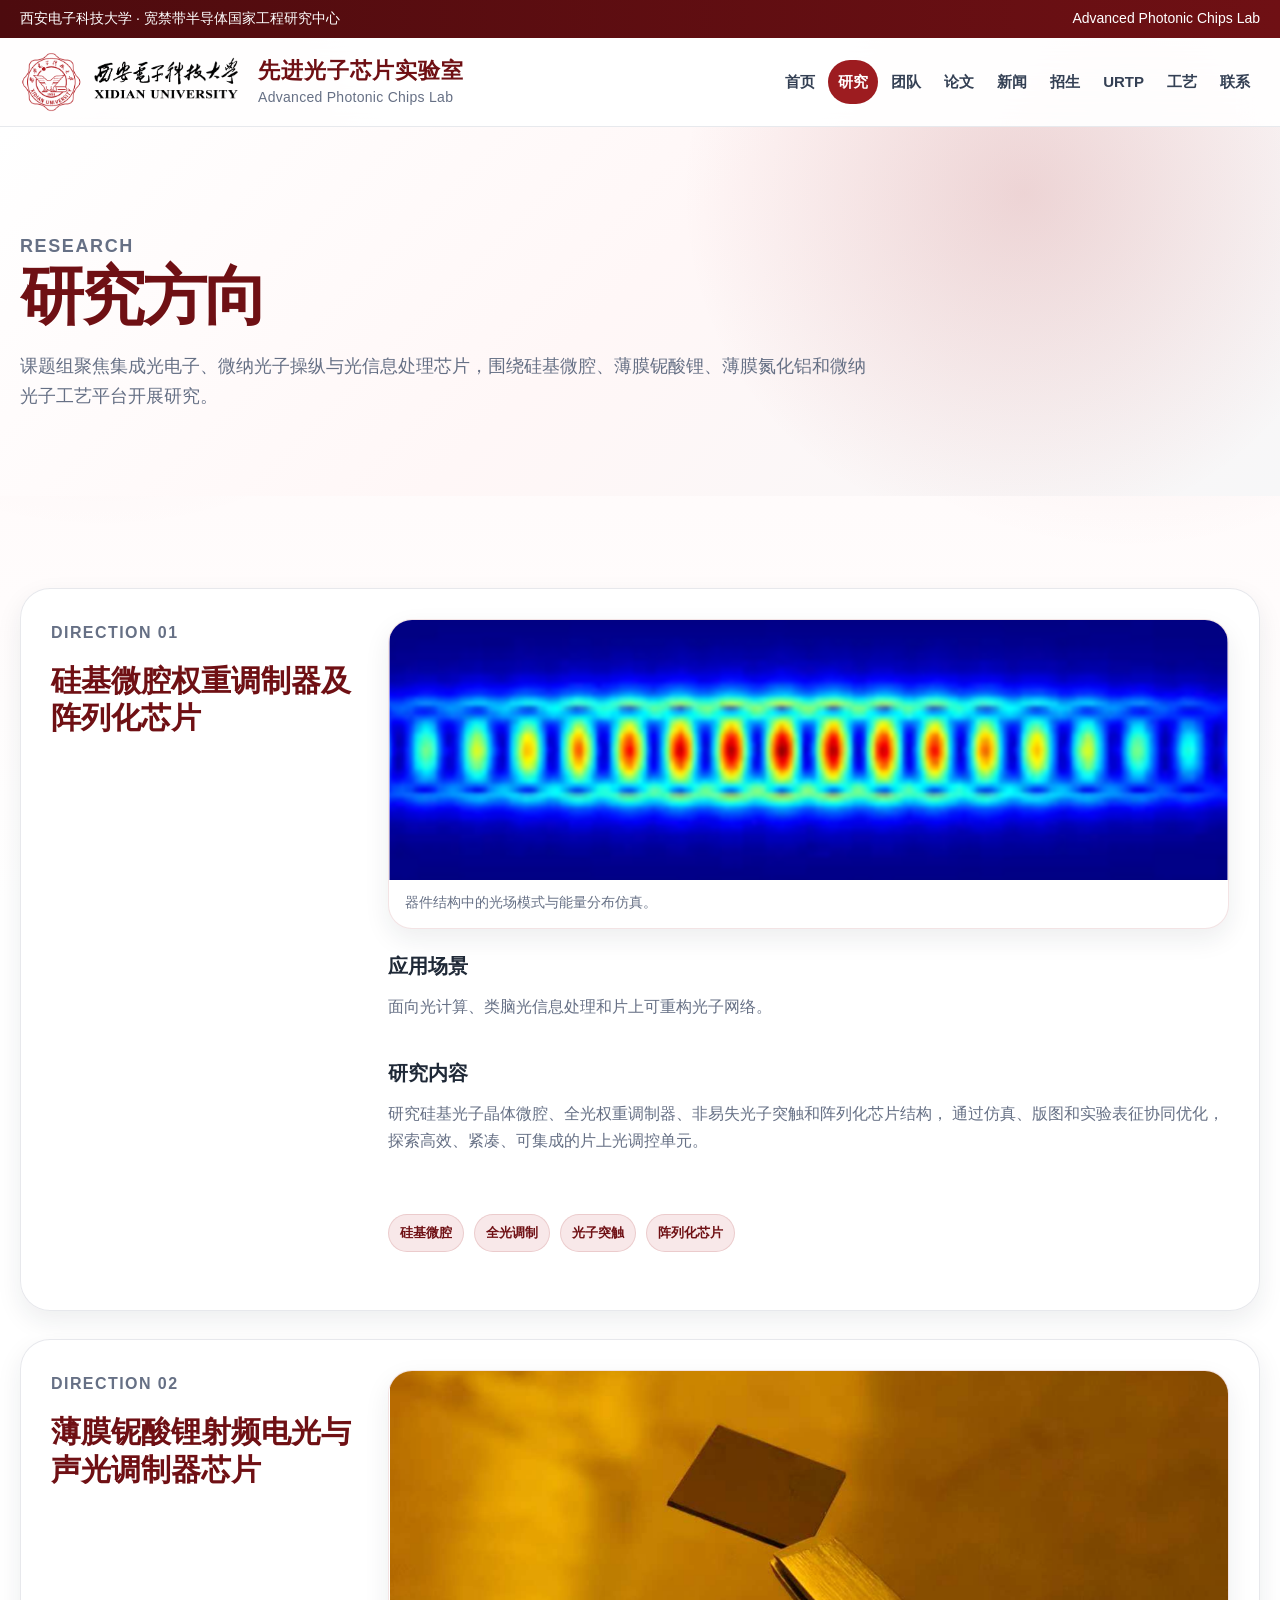
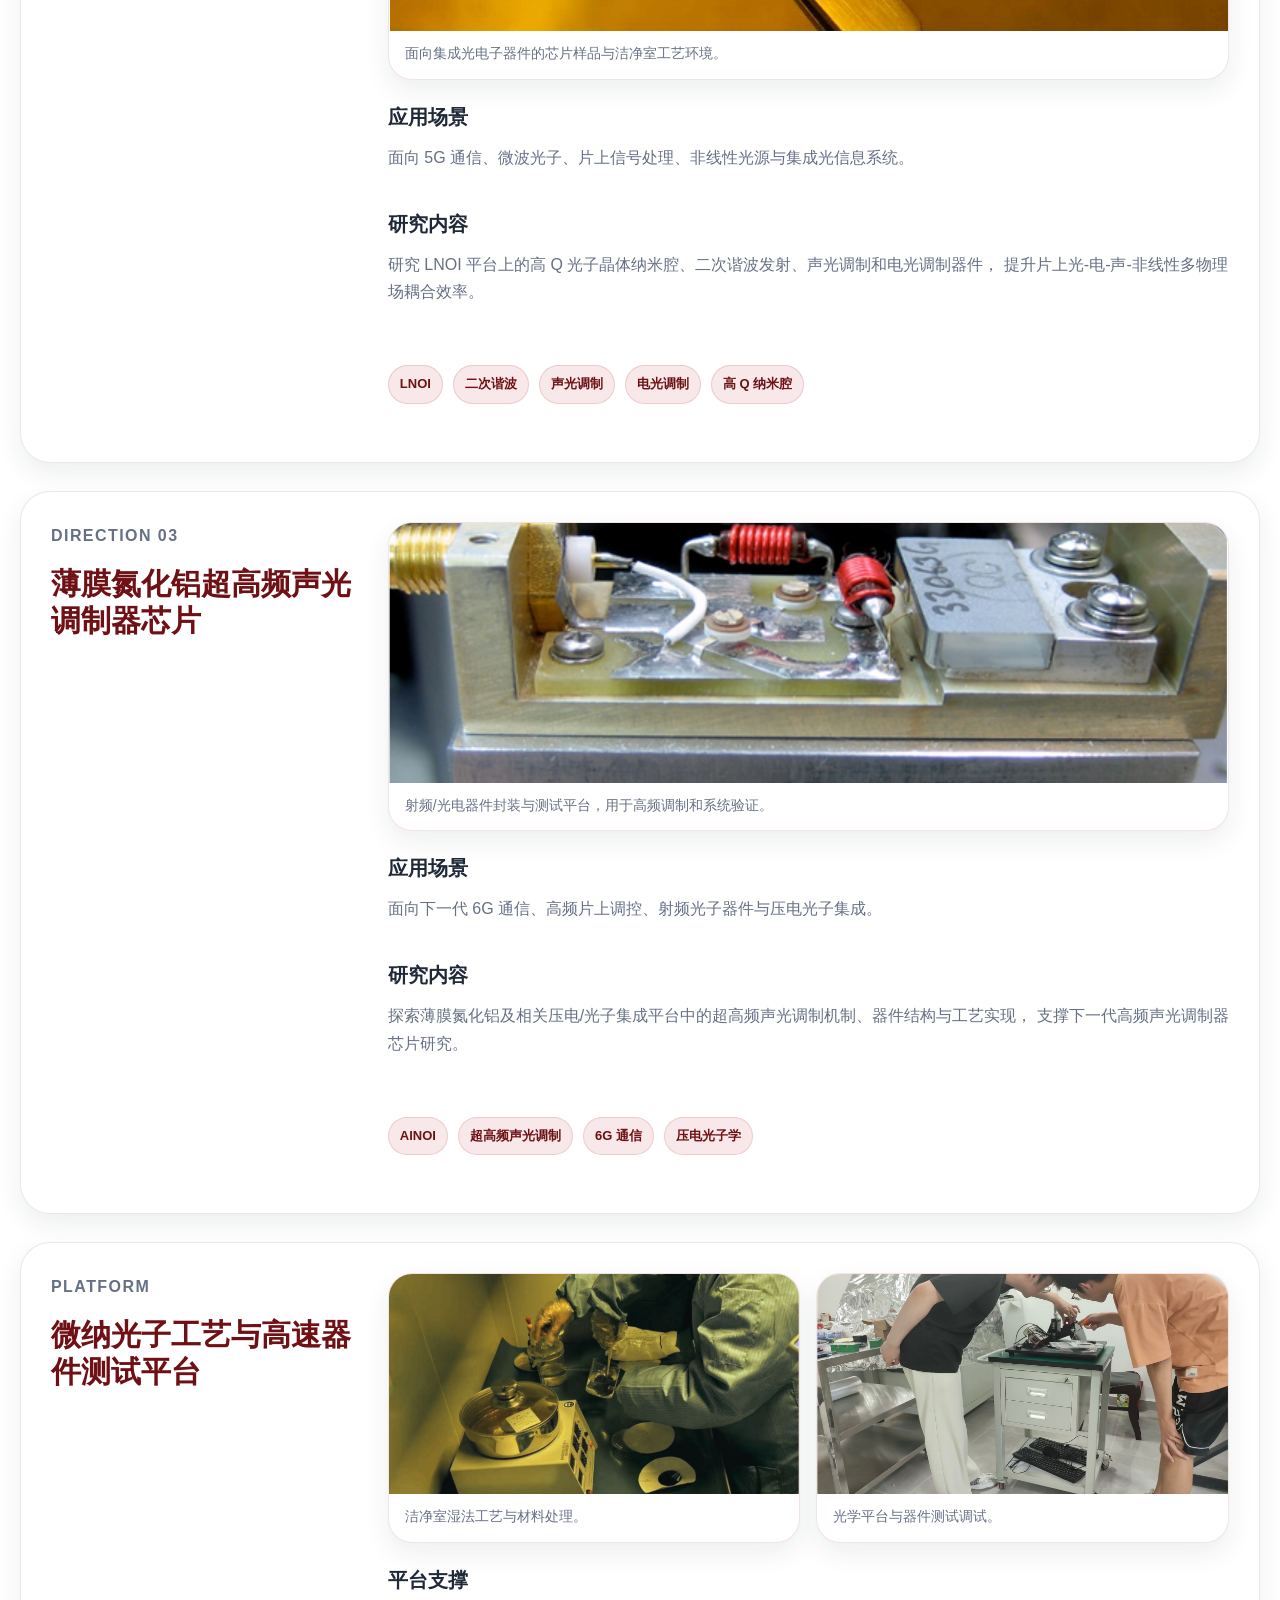
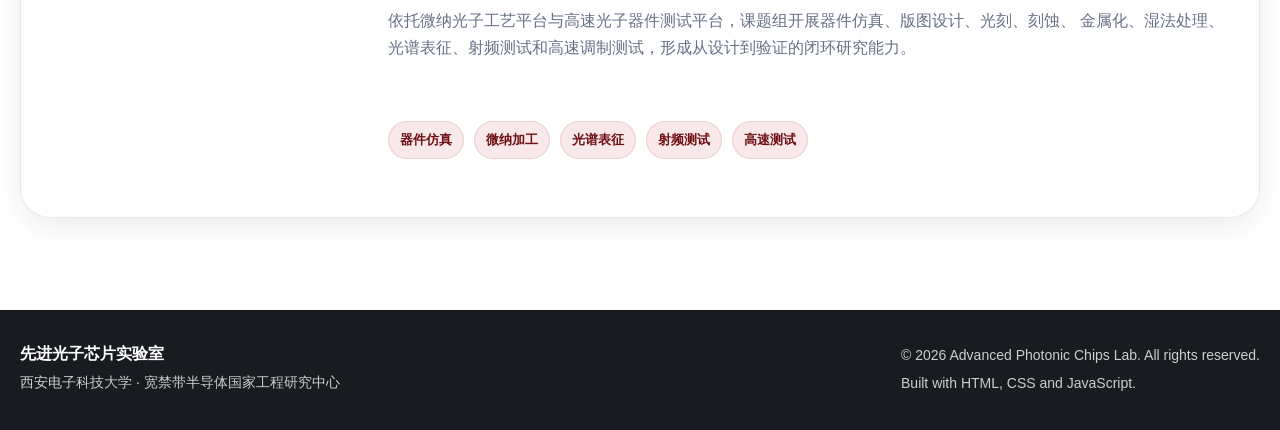
<file: research.html>
<!DOCTYPE html>
<html lang="zh-CN">
<head>
  <meta charset="UTF-8" />
  <meta name="viewport" content="width=device-width, initial-scale=1.0" />

  <title>研究 | 先进光子芯片实验室</title>
  <meta name="description" content="先进光子芯片实验室研究方向：硅基微腔、薄膜铌酸锂、薄膜氮化铝、微纳光子工艺与高速器件测试。" />

  <link rel="stylesheet" href="css/style.css" />
</head>

<body>
  <div class="top-bar">
    <div class="container top-bar-inner">
      <span>西安电子科技大学 · 宽禁带半导体国家工程研究中心</span>
      <span>Advanced Photonic Chips Lab</span>
    </div>
  </div>

  <header class="site-header">
    <div class="container nav-inner">
      <a class="brand" href="index.html" aria-label="返回首页">
        <img src="assets/logos/xidian-logo.png" alt="西安电子科技大学 Logo" class="brand-logo" />
        <div class="brand-text">
          <strong>先进光子芯片实验室</strong>
          <span>Advanced Photonic Chips Lab</span>
        </div>
      </a>

      <button class="nav-toggle" aria-label="打开导航菜单">
        <span></span><span></span><span></span>
      </button>

      <nav class="site-nav">
        <a href="index.html">首页</a>
        <a class="active" href="research.html">研究</a>
        <a href="team.html">团队</a>
        <a href="publications.html">论文</a>
        <a href="news.html">新闻</a>
        <a href="recruitment.html">招生</a>
        <a href="urtp.html">URTP</a>
        <a href="process.html">工艺</a>
        <a href="contact.html">联系</a>
      </nav>
    </div>
  </header>

  <main>
    <section class="page-hero">
      <div class="container" data-animate>
        <p class="section-kicker">Research</p>
        <h1>研究方向</h1>
        <p>
          课题组聚焦集成光电子、微纳光子操纵与光信息处理芯片，围绕硅基微腔、薄膜铌酸锂、薄膜氮化铝和微纳光子工艺平台开展研究。
        </p>
      </div>
    </section>

    <section class="section">
      <div class="container research-detail-list">
        <article class="research-detail-card research-detail-card-visual" data-animate>
          <div>
            <p class="section-kicker">Direction 01</p>
            <h2>硅基微腔权重调制器及阵列化芯片</h2>
          </div>
          <div class="research-detail-blocks">
            <figure class="research-image">
              <img src="assets/images/mode.png" alt="集成光学器件光场模式或电磁场仿真结果" />
              <figcaption>器件结构中的光场模式与能量分布仿真。</figcaption>
            </figure>
            <div>
              <h3>应用场景</h3>
              <p>面向光计算、类脑光信息处理和片上可重构光子网络。</p>
            </div>
            <div>
              <h3>研究内容</h3>
              <p>
                研究硅基光子晶体微腔、全光权重调制器、非易失光子突触和阵列化芯片结构，
                通过仿真、版图和实验表征协同优化，探索高效、紧凑、可集成的片上光调控单元。
              </p>
            </div>
            <div class="tag-list compact">
              <span>硅基微腔</span>
              <span>全光调制</span>
              <span>光子突触</span>
              <span>阵列化芯片</span>
            </div>
          </div>
        </article>

        <article class="research-detail-card research-detail-card-visual" data-animate>
          <div>
            <p class="section-kicker">Direction 02</p>
            <h2>薄膜铌酸锂射频电光与声光调制器芯片</h2>
          </div>
          <div class="research-detail-blocks">
            <figure class="research-image">
              <img src="assets/images/chip-lab.png" alt="洁净室中夹持的光电子芯片样品" />
              <figcaption>面向集成光电子器件的芯片样品与洁净室工艺环境。</figcaption>
            </figure>
            <div>
              <h3>应用场景</h3>
              <p>面向 5G 通信、微波光子、片上信号处理、非线性光源与集成光信息系统。</p>
            </div>
            <div>
              <h3>研究内容</h3>
              <p>
                研究 LNOI 平台上的高 Q 光子晶体纳米腔、二次谐波发射、声光调制和电光调制器件，
                提升片上光-电-声-非线性多物理场耦合效率。
              </p>
            </div>
            <div class="tag-list compact">
              <span>LNOI</span>
              <span>二次谐波</span>
              <span>声光调制</span>
              <span>电光调制</span>
              <span>高 Q 纳米腔</span>
            </div>
          </div>
        </article>

        <article class="research-detail-card research-detail-card-visual" data-animate>
          <div>
            <p class="section-kicker">Direction 03</p>
            <h2>薄膜氮化铝超高频声光调制器芯片</h2>
          </div>
          <div class="research-detail-blocks">
            <figure class="research-image">
              <img src="assets/images/micro.png" alt="光电器件或射频电路封装测试平台" />
              <figcaption>射频/光电器件封装与测试平台，用于高频调制和系统验证。</figcaption>
            </figure>
            <div>
              <h3>应用场景</h3>
              <p>面向下一代 6G 通信、高频片上调控、射频光子器件与压电光子集成。</p>
            </div>
            <div>
              <h3>研究内容</h3>
              <p>
                探索薄膜氮化铝及相关压电/光子集成平台中的超高频声光调制机制、器件结构与工艺实现，
                支撑下一代高频声光调制器芯片研究。
              </p>
            </div>
            <div class="tag-list compact">
              <span>AlNOI</span>
              <span>超高频声光调制</span>
              <span>6G 通信</span>
              <span>压电光子学</span>
            </div>
          </div>
        </article>

        <article class="research-detail-card research-detail-card-visual" data-animate>
          <div>
            <p class="section-kicker">Platform</p>
            <h2>微纳光子工艺与高速器件测试平台</h2>
          </div>
          <div class="research-detail-blocks">
            <div class="research-visuals-duo">
              <figure class="research-image">
                <img src="assets/images/exp-zhang.png" alt="洁净室湿法工艺实验操作" />
                <figcaption>洁净室湿法工艺与材料处理。</figcaption>
              </figure>
              <figure class="research-image">
                <img src="assets/images/lab-exp.png" alt="光电子实验调试场景" />
                <figcaption>光学平台与器件测试调试。</figcaption>
              </figure>
            </div>
            <div>
              <h3>平台支撑</h3>
              <p>
                依托微纳光子工艺平台与高速光子器件测试平台，课题组开展器件仿真、版图设计、光刻、刻蚀、
                金属化、湿法处理、光谱表征、射频测试和高速调制测试，形成从设计到验证的闭环研究能力。
              </p>
            </div>
            <div class="tag-list compact">
              <span>器件仿真</span>
              <span>微纳加工</span>
              <span>光谱表征</span>
              <span>射频测试</span>
              <span>高速测试</span>
            </div>
          </div>
        </article>
      </div>
    </section>
  </main>

  <footer class="site-footer">
    <div class="container footer-grid">
      <div>
        <strong>先进光子芯片实验室</strong>
        <p>西安电子科技大学 · 宽禁带半导体国家工程研究中心</p>
      </div>
      <div>
        <p>© 2026 Advanced Photonic Chips Lab. All rights reserved.</p>
        <p>Built with HTML, CSS and JavaScript.</p>
      </div>
    </div>
  </footer>

  <button class="back-to-top" aria-label="返回顶部">↑</button>
  <script src="js/main.js"></script>
</body>
</html>
</file>
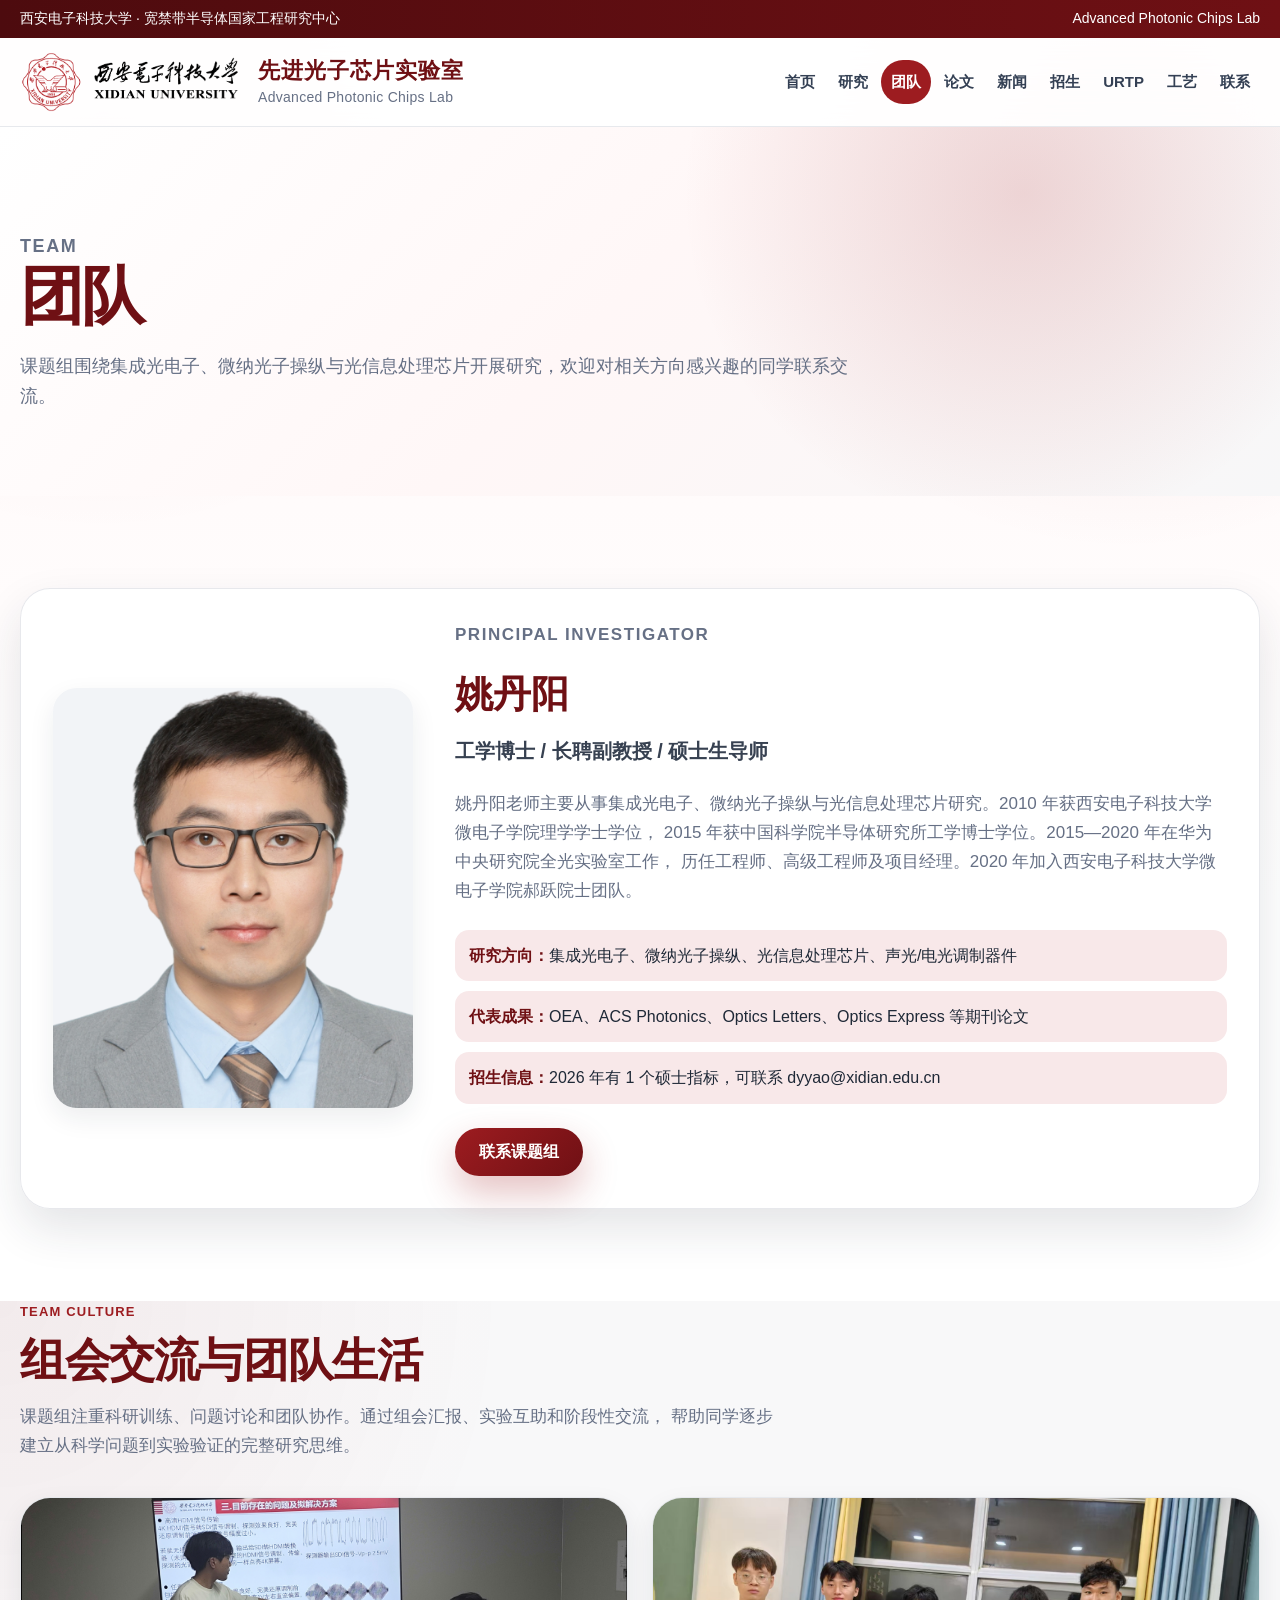
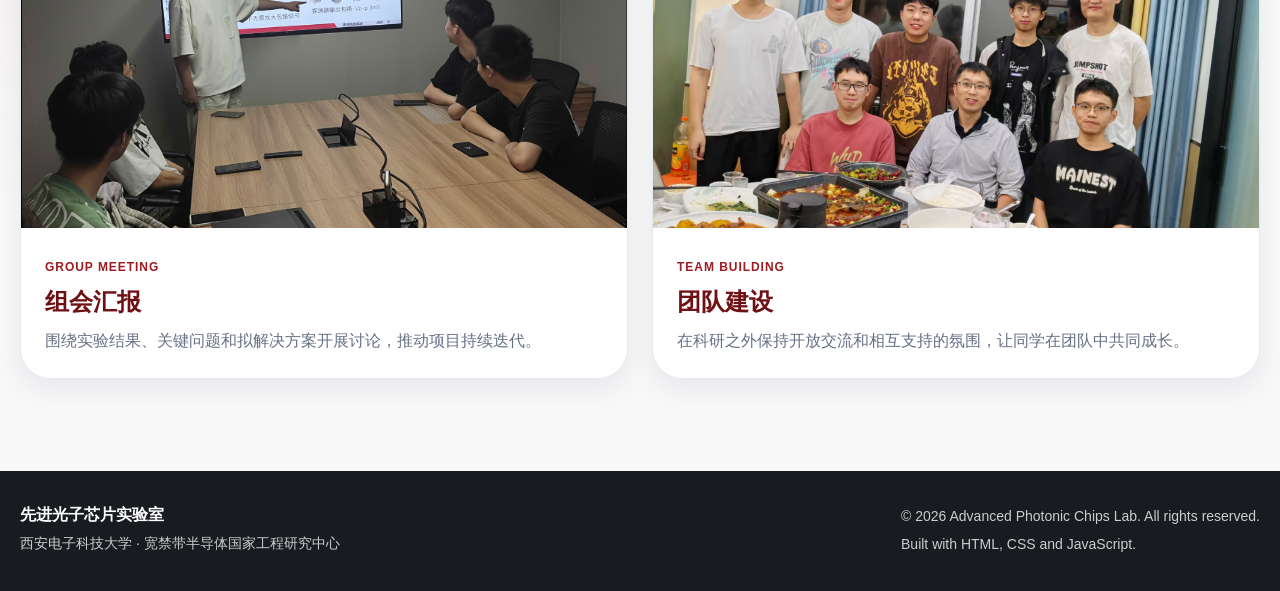
<file: team.html>
<!DOCTYPE html>
<html lang="zh-CN">
<head>
  <meta charset="UTF-8" />
  <meta name="viewport" content="width=device-width, initial-scale=1.0" />

  <title>团队 | 先进光子芯片实验室</title>
  <meta name="description" content="先进光子芯片实验室团队介绍。" />

  <link rel="stylesheet" href="css/style.css" />
</head>

<body>
  <div class="top-bar">
    <div class="container top-bar-inner">
      <span>西安电子科技大学 · 宽禁带半导体国家工程研究中心</span>
      <span>Advanced Photonic Chips Lab</span>
    </div>
  </div>

  <header class="site-header">
    <div class="container nav-inner">
      <a class="brand" href="index.html" aria-label="返回首页">
        <img src="assets/logos/xidian-logo.png" alt="西安电子科技大学 Logo" class="brand-logo" />
        <div class="brand-text">
          <strong>先进光子芯片实验室</strong>
          <span>Advanced Photonic Chips Lab</span>
        </div>
      </a>

      <button class="nav-toggle" aria-label="打开导航菜单">
        <span></span><span></span><span></span>
      </button>

      <nav class="site-nav">
        <a href="index.html">首页</a>
        <a href="research.html">研究</a>
        <a class="active" href="team.html">团队</a>
        <a href="publications.html">论文</a>
        <a href="news.html">新闻</a>
        <a href="recruitment.html">招生</a>
        <a href="urtp.html">URTP</a>
        <a href="process.html">工艺</a>
        <a href="contact.html">联系</a>
      </nav>
    </div>
  </header>

  <main>
    <section class="page-hero">
      <div class="container" data-animate>
        <p class="section-kicker">Team</p>
        <h1>团队</h1>
        <p>
          课题组围绕集成光电子、微纳光子操纵与光信息处理芯片开展研究，欢迎对相关方向感兴趣的同学联系交流。
        </p>
      </div>
    </section>

    <section class="section">
      <div class="container">
        <article class="pi-card" data-animate>
          <div class="pi-photo">
            <img src="assets/images/team/Yao.png" alt="姚丹阳老师照片" />
          </div>

          <div class="pi-content">
            <p class="section-kicker">Principal Investigator</p>
            <h2>姚丹阳</h2>
            <h3>工学博士 / 长聘副教授 / 硕士生导师</h3>
            <p>
              姚丹阳老师主要从事集成光电子、微纳光子操纵与光信息处理芯片研究。2010 年获西安电子科技大学微电子学院理学学士学位，
              2015 年获中国科学院半导体研究所工学博士学位。2015—2020 年在华为中央研究院全光实验室工作，
              历任工程师、高级工程师及项目经理。2020 年加入西安电子科技大学微电子学院郝跃院士团队。
            </p>

            <ul class="pi-info">
              <li><strong>研究方向：</strong>集成光电子、微纳光子操纵、光信息处理芯片、声光/电光调制器件</li>
              <li><strong>代表成果：</strong>OEA、ACS Photonics、Optics Letters、Optics Express 等期刊论文</li>
              <li><strong>招生信息：</strong>2026 年有 1 个硕士指标，可联系 dyyao@xidian.edu.cn</li>
            </ul>

            <a class="btn btn-primary" href="mailto:dyyao@xidian.edu.cn">联系课题组</a>
          </div>
        </article>
      </div>
    </section>
    <section class="section team-life-section section-muted">
      <div class="container">
        <div class="section-head" data-animate>
          <p class="section-kicker">Team Culture</p>
          <h2>组会交流与团队生活</h2>
          <p>
            课题组注重科研训练、问题讨论和团队协作。通过组会汇报、实验互助和阶段性交流，
            帮助同学逐步建立从科学问题到实验验证的完整研究思维。
          </p>
        </div>

        <div class="team-life-grid">
          <article class="team-life-card" data-animate>
            <img src="assets/images/zuhui.png" alt="课题组组会和项目进展汇报" />
            <div>
              <span>Group Meeting</span>
              <h3>组会汇报</h3>
              <p>围绕实验结果、关键问题和拟解决方案开展讨论，推动项目持续迭代。</p>
            </div>
          </article>

          <article class="team-life-card" data-animate>
            <img src="assets/images/meal-together.png" alt="课题组成员聚餐和团队建设" />
            <div>
              <span>Team Building</span>
              <h3>团队建设</h3>
              <p>在科研之外保持开放交流和相互支持的氛围，让同学在团队中共同成长。</p>
            </div>
          </article>
        </div>
      </div>
    </section>

  </main>

  <footer class="site-footer">
    <div class="container footer-grid">
      <div>
        <strong>先进光子芯片实验室</strong>
        <p>西安电子科技大学 · 宽禁带半导体国家工程研究中心</p>
      </div>
      <div>
        <p>© 2026 Advanced Photonic Chips Lab. All rights reserved.</p>
        <p>Built with HTML, CSS and JavaScript.</p>
      </div>
    </div>
  </footer>

  <button class="back-to-top" aria-label="返回顶部">↑</button>
  <script src="js/main.js"></script>
</body>
</html>
</file>
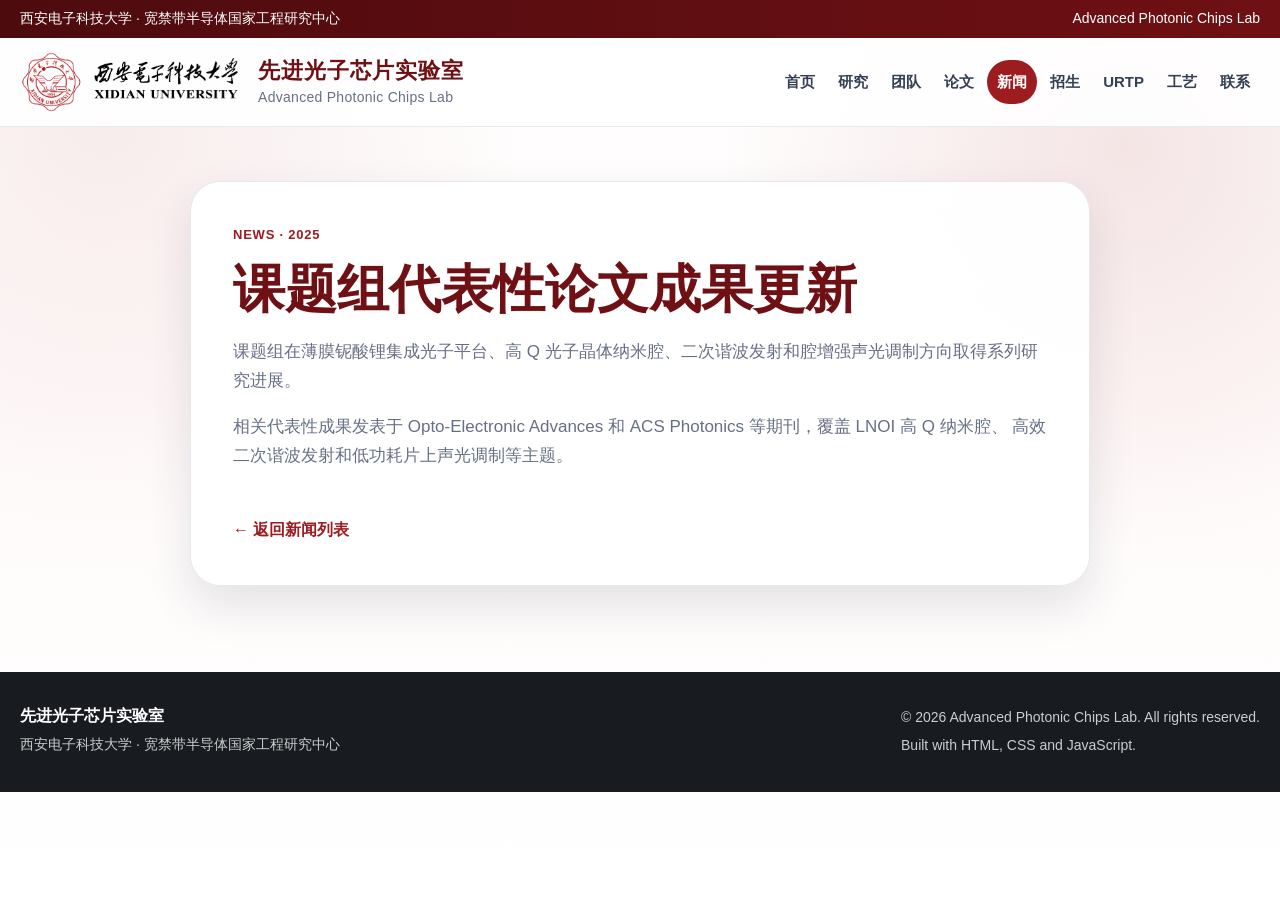
<file: news/2025-selected-publications.html>
<!DOCTYPE html>
<html lang="zh-CN">
<head>
  <meta charset="UTF-8" />
  <meta name="viewport" content="width=device-width, initial-scale=1.0" />

  <title>课题组代表性论文成果更新 | 新闻</title>
  <meta name="description" content="先进光子芯片实验室 2025 年代表性论文成果更新。" />

  <link rel="stylesheet" href="../css/style.css" />
</head>

<body>
  <div class="top-bar">
    <div class="container top-bar-inner">
      <span>西安电子科技大学 · 宽禁带半导体国家工程研究中心</span>
      <span>Advanced Photonic Chips Lab</span>
    </div>
  </div>

  <header class="site-header">
    <div class="container nav-inner">
      <a class="brand" href="../index.html" aria-label="返回首页">
        <img src="../assets/logos/xidian-logo.png" alt="西安电子科技大学 Logo" class="brand-logo" />
        <div class="brand-text">
          <strong>先进光子芯片实验室</strong>
          <span>Advanced Photonic Chips Lab</span>
        </div>
      </a>

      <button class="nav-toggle" aria-label="打开导航菜单">
        <span></span><span></span><span></span>
      </button>

      <nav class="site-nav">
        <a href="../index.html">首页</a>
        <a href="../research.html">研究</a>
        <a href="../team.html">团队</a>
        <a href="../publications.html">论文</a>
        <a class="active" href="../news.html">新闻</a>
        <a href="../recruitment.html">招生</a>
        <a href="../urtp.html">URTP</a>
        <a href="../process.html">工艺</a>
        <a href="../contact.html">联系</a>
      </nav>
    </div>
  </header>

  <main>
    <section class="article-shell">
      <article class="article-card" data-animate>
        <div class="article-meta">News · 2025</div>
        <h1>课题组代表性论文成果更新</h1>
        <p>
          课题组在薄膜铌酸锂集成光子平台、高 Q 光子晶体纳米腔、二次谐波发射和腔增强声光调制方向取得系列研究进展。
        </p>
        <p>
          相关代表性成果发表于 Opto-Electronic Advances 和 ACS Photonics 等期刊，覆盖 LNOI 高 Q 纳米腔、
          高效二次谐波发射和低功耗片上声光调制等主题。
        </p>
        <a class="article-back" href="../news.html">← 返回新闻列表</a>
      </article>
    </section>
  </main>

  <footer class="site-footer">
    <div class="container footer-grid">
      <div>
        <strong>先进光子芯片实验室</strong>
        <p>西安电子科技大学 · 宽禁带半导体国家工程研究中心</p>
      </div>
      <div>
        <p>© 2026 Advanced Photonic Chips Lab. All rights reserved.</p>
        <p>Built with HTML, CSS and JavaScript.</p>
      </div>
    </div>
  </footer>

  <button class="back-to-top" aria-label="返回顶部">↑</button>
  <script src="../js/main.js"></script>
</body>
</html>
</file>
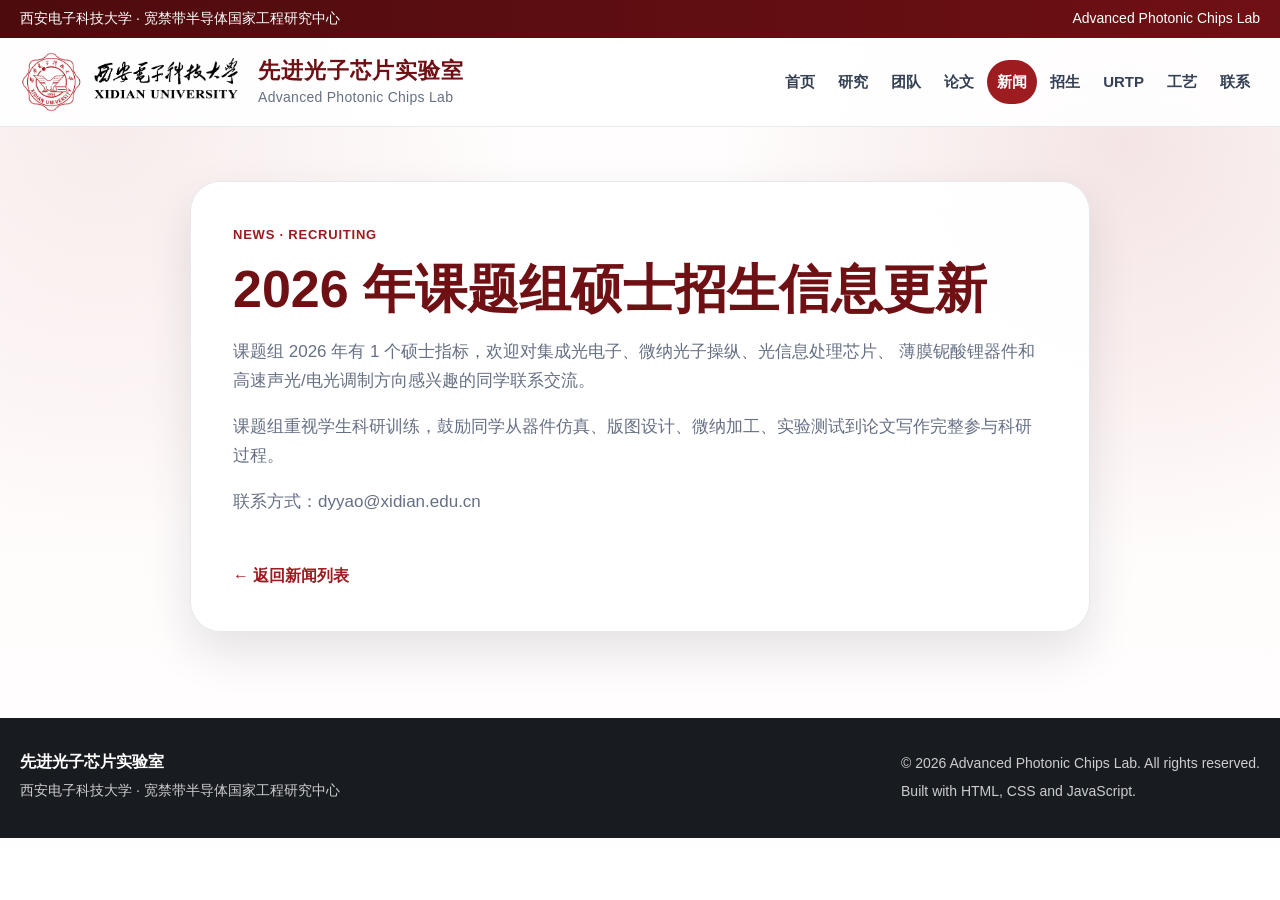
<file: news/2026-recruitment-notice.html>
<!DOCTYPE html>
<html lang="zh-CN">
<head>
  <meta charset="UTF-8" />
  <meta name="viewport" content="width=device-width, initial-scale=1.0" />

  <title>2026 年课题组硕士招生信息更新 | 新闻</title>
  <meta name="description" content="先进光子芯片实验室 2026 年硕士招生信息。" />

  <link rel="stylesheet" href="../css/style.css" />
</head>

<body>
  <div class="top-bar">
    <div class="container top-bar-inner">
      <span>西安电子科技大学 · 宽禁带半导体国家工程研究中心</span>
      <span>Advanced Photonic Chips Lab</span>
    </div>
  </div>

  <header class="site-header">
    <div class="container nav-inner">
      <a class="brand" href="../index.html" aria-label="返回首页">
        <img src="../assets/logos/xidian-logo.png" alt="西安电子科技大学 Logo" class="brand-logo" />
        <div class="brand-text">
          <strong>先进光子芯片实验室</strong>
          <span>Advanced Photonic Chips Lab</span>
        </div>
      </a>

      <button class="nav-toggle" aria-label="打开导航菜单">
        <span></span><span></span><span></span>
      </button>

      <nav class="site-nav">
        <a href="../index.html">首页</a>
        <a href="../research.html">研究</a>
        <a href="../team.html">团队</a>
        <a href="../publications.html">论文</a>
        <a class="active" href="../news.html">新闻</a>
        <a href="../recruitment.html">招生</a>
        <a href="../urtp.html">URTP</a>
        <a href="../process.html">工艺</a>
        <a href="../contact.html">联系</a>
      </nav>
    </div>
  </header>

  <main>
    <section class="article-shell">
      <article class="article-card" data-animate>
        <div class="article-meta">News · Recruiting</div>
        <h1>2026 年课题组硕士招生信息更新</h1>
        <p>
          课题组 2026 年有 1 个硕士指标，欢迎对集成光电子、微纳光子操纵、光信息处理芯片、
          薄膜铌酸锂器件和高速声光/电光调制方向感兴趣的同学联系交流。
        </p>
        <p>
          课题组重视学生科研训练，鼓励同学从器件仿真、版图设计、微纳加工、实验测试到论文写作完整参与科研过程。
        </p>
        <p>
          联系方式：dyyao@xidian.edu.cn
        </p>
        <a class="article-back" href="../news.html">← 返回新闻列表</a>
      </article>
    </section>
  </main>

  <footer class="site-footer">
    <div class="container footer-grid">
      <div>
        <strong>先进光子芯片实验室</strong>
        <p>西安电子科技大学 · 宽禁带半导体国家工程研究中心</p>
      </div>
      <div>
        <p>© 2026 Advanced Photonic Chips Lab. All rights reserved.</p>
        <p>Built with HTML, CSS and JavaScript.</p>
      </div>
    </div>
  </footer>

  <button class="back-to-top" aria-label="返回顶部">↑</button>
  <script src="../js/main.js"></script>
</body>
</html>
</file>
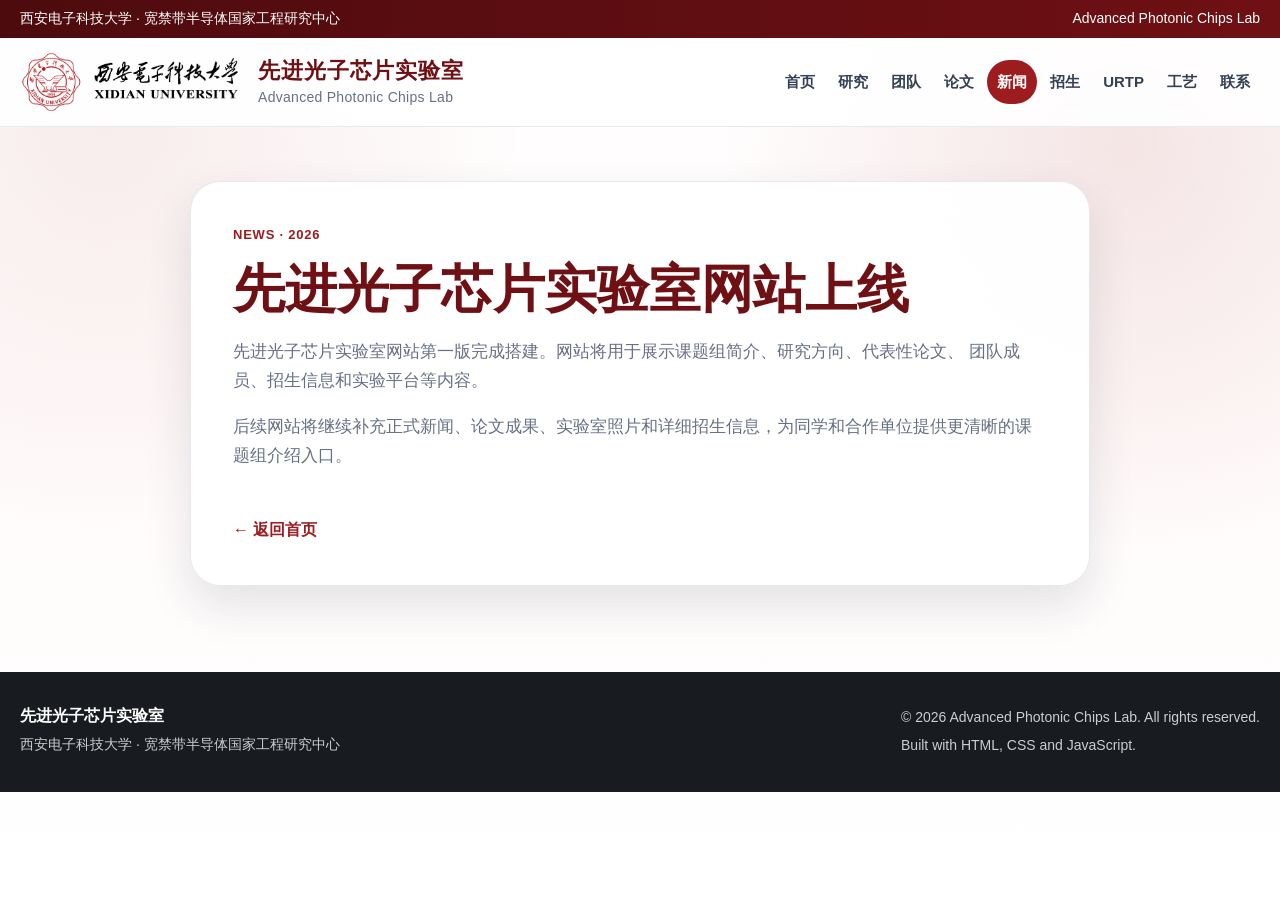
<file: news/2026-website-launch.html>
<!DOCTYPE html>
<html lang="zh-CN">
<head>
  <meta charset="UTF-8" />
  <meta name="viewport" content="width=device-width, initial-scale=1.0" />

  <title>先进光子芯片实验室网站上线 | 新闻</title>
  <meta name="description" content="先进光子芯片实验室网站第一版上线。" />

  <link rel="stylesheet" href="../css/style.css" />
</head>

<body>
  <div class="top-bar">
    <div class="container top-bar-inner">
      <span>西安电子科技大学 · 宽禁带半导体国家工程研究中心</span>
      <span>Advanced Photonic Chips Lab</span>
    </div>
  </div>

  <header class="site-header">
    <div class="container nav-inner">
      <a class="brand" href="../index.html" aria-label="返回首页">
        <img src="../assets/logos/xidian-logo.png" alt="西安电子科技大学 Logo" class="brand-logo" />
        <div class="brand-text">
          <strong>先进光子芯片实验室</strong>
          <span>Advanced Photonic Chips Lab</span>
        </div>
      </a>

      <button class="nav-toggle" aria-label="打开导航菜单">
        <span></span>
        <span></span>
        <span></span>
      </button>

      <nav class="site-nav">
        <a href="../index.html">首页</a>
        <a href="../research.html">研究</a>
        <a href="../team.html">团队</a>
        <a href="../publications.html">论文</a>
        <a class="active" href="../news.html">新闻</a>
        <a href="../recruitment.html">招生</a>
        <a href="../urtp.html">URTP</a>
        <a href="../process.html">工艺</a>
        <a href="../contact.html">联系</a>
      </nav>
    </div>
  </header>

  <main>
    <section class="article-shell">
      <article class="article-card" data-animate>
        <div class="article-meta">News · 2026</div>
        <h1>先进光子芯片实验室网站上线</h1>
        <p>
          先进光子芯片实验室网站第一版完成搭建。网站将用于展示课题组简介、研究方向、代表性论文、
          团队成员、招生信息和实验平台等内容。
        </p>
        <p>
          后续网站将继续补充正式新闻、论文成果、实验室照片和详细招生信息，为同学和合作单位提供更清晰的课题组介绍入口。
        </p>
        <a class="article-back" href="../index.html#home">← 返回首页</a>
      </article>
    </section>
  </main>

  <footer class="site-footer">
    <div class="container footer-grid">
      <div>
        <strong>先进光子芯片实验室</strong>
        <p>西安电子科技大学 · 宽禁带半导体国家工程研究中心</p>
      </div>

      <div>
        <p>© 2026 Advanced Photonic Chips Lab. All rights reserved.</p>
        <p>Built with HTML, CSS and JavaScript.</p>
      </div>
    </div>
  </footer>

  <button class="back-to-top" aria-label="返回顶部">↑</button>
  <script src="../js/main.js"></script>
</body>
</html>
</file>
<file: css/style.css>
:root {
  --xdu-red: #9d1c20;
  --xdu-red-dark: #6f1014;
  --xdu-red-deep: #4d0b0e;
  --xdu-red-soft: #f8e8e9;
  --ink: #1f2937;
  --ink-light: #374151;
  --muted: #667085;
  --line: #e5e7eb;
  --bg: #ffffff;
  --bg-muted: #f8f8f9;
  --card: rgba(255, 255, 255, 0.88);
  --shadow-sm: 0 10px 26px rgba(31, 41, 55, 0.08);
  --shadow-md: 0 20px 46px rgba(31, 41, 55, 0.12);
  --shadow-lg: 0 32px 80px rgba(31, 41, 55, 0.16);
  --radius: 22px;
  --max-width: 1360px;
  --ease: cubic-bezier(0.16, 1, 0.3, 1);
}

* {
  box-sizing: border-box;
}

html {
  scroll-behavior: smooth;
  scroll-padding-top: 100px;
}

body {
  margin: 0;
  font-family:
    -apple-system,
    BlinkMacSystemFont,
    "Segoe UI",
    "Microsoft YaHei",
    "PingFang SC",
    "Noto Sans CJK SC",
    Arial,
    sans-serif;
  color: var(--ink);
  background: var(--bg);
  line-height: 1.7;
  overflow-x: hidden;
}

body::before {
  content: "";
  position: fixed;
  inset: 0;
  z-index: -2;
  background:
    radial-gradient(circle at 8% 12%, rgba(157, 28, 32, 0.08), transparent 30%),
    radial-gradient(circle at 88% 16%, rgba(157, 28, 32, 0.11), transparent 30%),
    linear-gradient(180deg, #ffffff 0%, #fffafa 45%, #ffffff 100%);
}

a {
  color: inherit;
  text-decoration: none;
}

img {
  display: block;
  max-width: 100%;
}

.container {
  width: min(100% - 40px, var(--max-width));
  margin: 0 auto;
}

/* animation */
[data-animate] {
  opacity: 0;
  transform: translateY(28px);
  transition:
    opacity 0.8s var(--ease),
    transform 0.8s var(--ease);
  transition-delay: var(--delay, 0ms);
}

[data-animate].is-visible {
  opacity: 1;
  transform: translateY(0);
}

/* top bar */
.top-bar {
  background: linear-gradient(90deg, var(--xdu-red-deep), var(--xdu-red-dark));
  color: #fff;
  font-size: 14px;
}

.top-bar-inner {
  min-height: 38px;
  display: flex;
  align-items: center;
  justify-content: space-between;
  gap: 16px;
}

/* header */
.site-header {
  position: sticky;
  top: 0;
  z-index: 100;
  background: rgba(255, 255, 255, 0.9);
  border-bottom: 1px solid rgba(229, 231, 235, 0.9);
  backdrop-filter: blur(18px);
  transition:
    box-shadow 0.3s ease,
    background 0.3s ease,
    border-color 0.3s ease;
}

.site-header.is-scrolled {
  background: rgba(255, 255, 255, 0.97);
  border-color: rgba(157, 28, 32, 0.14);
  box-shadow: 0 12px 34px rgba(31, 41, 55, 0.1);
}

.nav-inner {
  min-height: 88px;
  display: flex;
  align-items: center;
  justify-content: space-between;
  gap: 28px;
  transition: min-height 0.3s ease;
}

.site-header.is-scrolled .nav-inner {
  min-height: 76px;
}

.brand {
  display: flex;
  align-items: center;
  gap: 18px;
  min-width: max-content;
  flex-shrink: 0;
}

.brand-logo {
    height: 64px;
    width: auto;
    object-fit: contain;
    flex-shrink: 0;
  }
  

.brand-text {
  display: flex;
  flex-direction: column;
  line-height: 1.18;
  min-width: max-content;
}

.brand-text strong {
  font-size: 22px;
  font-weight: 900;
  color: var(--xdu-red-dark);
  letter-spacing: 0.04em;
  white-space: nowrap;
}

.brand-text span {
  margin-top: 5px;
  font-size: 14px;
  color: var(--muted);
  letter-spacing: 0.02em;
  white-space: nowrap;
}

.site-nav {
  display: flex;
  align-items: center;
  gap: 3px;
  font-size: 15px;
  font-weight: 750;
  flex-shrink: 0;
}

.site-nav a {
  padding: 9px 10px;
  border-radius: 999px;
  color: #344054;
  transition:
    color 0.24s ease,
    background 0.24s ease,
    transform 0.24s ease;
}

.site-nav a:hover {
  color: var(--xdu-red);
  background: var(--xdu-red-soft);
  transform: translateY(-1px);
}

.site-nav a.active {
  color: #fff;
  background: var(--xdu-red);
}

.nav-toggle {
  display: none;
  width: 44px;
  height: 44px;
  border: 0;
  border-radius: 14px;
  background: var(--xdu-red);
  cursor: pointer;
  padding: 11px;
}

.nav-toggle span {
  display: block;
  height: 2px;
  background: #fff;
  margin: 5px 0;
  border-radius: 999px;
}

/* hero */
.hero {
  position: relative;
  overflow: hidden;
  padding: 104px 0 96px;
  background:
    radial-gradient(circle at 78% 16%, rgba(157, 28, 32, 0.18), transparent 31%),
    linear-gradient(135deg, #ffffff, #fff7f7 48%, #f6f6f7);
}

.hero-bg-orb {
  position: absolute;
  border-radius: 999px;
  pointer-events: none;
  background: rgba(157, 28, 32, 0.08);
  animation: floatOrb 10s ease-in-out infinite alternate;
}

.orb-one {
  width: 480px;
  height: 480px;
  right: -190px;
  bottom: -220px;
}

.orb-two {
  width: 220px;
  height: 220px;
  left: -80px;
  top: 70px;
  animation-delay: 1.5s;
}

@keyframes floatOrb {
  from {
    transform: translate3d(0, 0, 0) scale(1);
  }

  to {
    transform: translate3d(22px, -18px, 0) scale(1.06);
  }
}

.hero-grid {
  position: relative;
  z-index: 1;
  display: grid;
  grid-template-columns: 1.15fr 0.85fr;
  align-items: center;
  gap: 58px;
}

.eyebrow,
.section-kicker {
  margin: 0 0 12px;
  color: var(--xdu-red);
  text-transform: uppercase;
  letter-spacing: 0.09em;
  font-size: 13px;
  font-weight: 850;
}

.hero h1 {
  margin: 0;
  color: var(--xdu-red-dark);
  font-size: clamp(44px, 6vw, 76px);
  line-height: 1.04;
  letter-spacing: -0.04em;
}

.hero h2 {
  margin: 20px 0 0;
  max-width: 780px;
  color: var(--ink);
  font-size: clamp(23px, 3vw, 36px);
  line-height: 1.25;
  font-weight: 780;
}

.hero-desc {
  margin: 24px 0 0;
  max-width: 760px;
  color: var(--muted);
  font-size: 18px;
}

.hero-actions {
  margin-top: 34px;
  display: flex;
  flex-wrap: wrap;
  gap: 14px;
}

.btn {
  position: relative;
  overflow: hidden;
  display: inline-flex;
  align-items: center;
  justify-content: center;
  min-height: 48px;
  padding: 0 24px;
  border-radius: 999px;
  font-weight: 800;
  transition:
    transform 0.28s var(--ease),
    box-shadow 0.28s var(--ease),
    background 0.28s ease;
}

.btn:hover {
  transform: translateY(-3px);
}

.btn-primary {
  color: #fff;
  background: linear-gradient(135deg, var(--xdu-red), var(--xdu-red-dark));
  box-shadow: 0 16px 36px rgba(157, 28, 32, 0.28);
}

.btn-primary:hover {
  box-shadow: 0 22px 48px rgba(157, 28, 32, 0.36);
}

.btn-secondary {
  color: var(--xdu-red);
  background: rgba(255, 255, 255, 0.82);
  border: 1px solid rgba(157, 28, 32, 0.22);
  backdrop-filter: blur(12px);
}

/* hero visual */
.hero-visual {
  position: relative;
  min-height: 430px;
}

.image-frame {
  overflow: hidden;
  border-radius: 30px;
  background: #fff;
  border: 1px solid rgba(157, 28, 32, 0.14);
  box-shadow: var(--shadow-lg);
}

.image-frame img {
  width: 100%;
  height: 430px;
  object-fit: cover;
  transition: transform 1.2s var(--ease);
}

.hero-visual:hover .image-frame img {
  transform: scale(1.055);
}

.floating-card {
  position: absolute;
  min-width: 180px;
  padding: 16px 18px;
  border-radius: 18px;
  background: rgba(255, 255, 255, 0.82);
  border: 1px solid rgba(157, 28, 32, 0.16);
  box-shadow: var(--shadow-md);
  backdrop-filter: blur(16px);
}

.floating-card span {
  display: block;
  margin-bottom: 4px;
  color: var(--xdu-red);
  font-size: 12px;
  text-transform: uppercase;
  letter-spacing: 0.08em;
  font-weight: 850;
}

.floating-card strong {
  display: block;
  color: var(--ink);
  font-size: 15px;
}

.card-top {
  top: 28px;
  right: -22px;
}

.card-bottom {
  left: -28px;
  bottom: 36px;
}

/* notice */
.notice-strip {
  color: #fff;
  background: linear-gradient(90deg, var(--xdu-red-dark), var(--xdu-red));
}

.notice-inner {
  min-height: 66px;
  display: flex;
  align-items: center;
  gap: 18px;
}

.notice-inner strong {
  padding: 6px 12px;
  border-radius: 999px;
  background: rgba(255, 255, 255, 0.18);
}

/* sections */
.section {
  padding: 92px 0;
}

.section-muted {
  background:
    radial-gradient(circle at 0 0, rgba(157, 28, 32, 0.06), transparent 34%),
    var(--bg-muted);
}

.split-layout {
  display: grid;
  grid-template-columns: 0.42fr 1fr;
  gap: 64px;
}

.section-title h2,
.section-head h2,
.process-content h2,
.join-card h2 {
  margin: 0;
  color: var(--xdu-red-dark);
  font-size: clamp(31px, 4vw, 46px);
  line-height: 1.12;
  letter-spacing: -0.03em;
}

.section-head {
  max-width: 760px;
  margin-bottom: 36px;
}

.section-head p:last-child,
.about-text p,
.process-content p,
.join-card p {
  color: var(--muted);
  font-size: 17px;
}

.about-text p {
  margin-top: 0;
}

.about-stats {
  margin-top: 28px;
  display: grid;
  grid-template-columns: repeat(3, 1fr);
  gap: 18px;
}

.about-stats div {
  padding: 20px;
  border-radius: var(--radius);
  background: var(--xdu-red-soft);
  border: 1px solid rgba(157, 28, 32, 0.12);
}

.about-stats strong {
  display: block;
  color: var(--xdu-red-dark);
  font-size: 24px;
}

.about-stats span {
  color: var(--muted);
  font-size: 14px;
}

/* cards */
.card-grid,
.people-grid {
  display: grid;
  grid-template-columns: repeat(4, 1fr);
  gap: 22px;
}

.research-card,
.person-card,
.publication-item {
  position: relative;
  overflow: hidden;
  background: var(--card);
  border: 1px solid rgba(229, 231, 235, 0.9);
  border-radius: var(--radius);
  box-shadow: var(--shadow-sm);
  backdrop-filter: blur(16px);
  transition:
    transform 0.35s var(--ease),
    box-shadow 0.35s var(--ease),
    border-color 0.35s ease;
}

.research-card {
  min-height: 240px;
  padding: 26px;
}

.research-card::before,
.person-card::before {
  content: "";
  position: absolute;
  inset: 0 0 auto 0;
  height: 4px;
  background: linear-gradient(90deg, var(--xdu-red), rgba(157, 28, 32, 0.18));
  transform: scaleX(0);
  transform-origin: left;
  transition: transform 0.35s var(--ease);
}

.research-card:hover,
.person-card:hover,
.publication-item:hover {
  transform: translateY(-7px);
  border-color: rgba(157, 28, 32, 0.24);
  box-shadow: var(--shadow-md);
}

.research-card:hover::before,
.person-card:hover::before {
  transform: scaleX(1);
}

.card-number {
  width: 50px;
  height: 50px;
  display: grid;
  place-items: center;
  margin-bottom: 22px;
  border-radius: 16px;
  color: #fff;
  background: linear-gradient(135deg, var(--xdu-red), var(--xdu-red-dark));
  font-weight: 850;
}

.research-card h3,
.person-card h3 {
  margin: 0 0 10px;
  font-size: 21px;
}

.research-card p,
.person-card p {
  margin: 0;
  color: var(--muted);
}

/* process */
.process-grid {
  display: grid;
  grid-template-columns: 0.95fr 1.05fr;
  align-items: center;
  gap: 56px;
}

.process-image {
  overflow: hidden;
  border-radius: 30px;
  box-shadow: var(--shadow-lg);
}

.process-image img {
  width: 100%;
  height: 420px;
  object-fit: cover;
  transition: transform 1s var(--ease);
}

.process-image:hover img {
  transform: scale(1.055);
}

.tag-list {
  margin: 28px 0;
  display: flex;
  flex-wrap: wrap;
  gap: 10px;
}

.tag-list span {
  padding: 8px 14px;
  border-radius: 999px;
  color: var(--xdu-red-dark);
  background: var(--xdu-red-soft);
  border: 1px solid rgba(157, 28, 32, 0.14);
  font-size: 14px;
  font-weight: 700;
}

.text-link {
  color: var(--xdu-red);
  font-weight: 850;
}

/* people */
.person-card {
  padding: 26px;
  text-align: center;
}

.person-card.principal {
  background:
    linear-gradient(180deg, rgba(255, 255, 255, 0.92), rgba(255, 248, 248, 0.9));
}

.avatar {
  width: 88px;
  height: 88px;
  display: grid;
  place-items: center;
  margin: 0 auto 18px;
  border-radius: 50%;
  color: var(--xdu-red);
  background: var(--xdu-red-soft);
  font-size: 24px;
  font-weight: 900;
}

.avatar-red {
  color: #fff;
  background: linear-gradient(135deg, var(--xdu-red), var(--xdu-red-dark));
  box-shadow: 0 16px 36px rgba(157, 28, 32, 0.25);
}

.person-card span {
  display: inline-flex;
  margin-top: 12px;
  padding: 6px 12px;
  border-radius: 999px;
  color: var(--xdu-red);
  background: var(--xdu-red-soft);
  font-size: 13px;
  font-weight: 800;
}

/* publications */
.publication-list {
  display: grid;
  gap: 18px;
}

.publication-item {
  display: grid;
  grid-template-columns: 90px 1fr;
  gap: 24px;
  padding: 24px;
}

.publication-item > span {
  width: 70px;
  height: 42px;
  display: grid;
  place-items: center;
  border-radius: 999px;
  color: #fff;
  background: var(--xdu-red);
  font-weight: 850;
}

.publication-item h3 {
  margin: 0 0 8px;
  font-size: 19px;
}

.publication-item p {
  margin: 0;
  color: var(--muted);
}

/* join */
.join-section {
  padding: 90px 0;
  background:
    linear-gradient(135deg, rgba(77, 11, 14, 0.97), rgba(157, 28, 32, 0.93)),
    radial-gradient(circle at right, rgba(255, 255, 255, 0.22), transparent 42%);
}

.join-card {
  display: grid;
  grid-template-columns: 1fr auto;
  align-items: center;
  gap: 30px;
  color: #fff;
}

.join-card .section-kicker,
.join-card h2 {
  color: #fff;
}

.join-card p {
  max-width: 720px;
  color: rgba(255, 255, 255, 0.84);
}

.join-actions {
  display: flex;
  gap: 12px;
}

.btn-light {
  color: var(--xdu-red-dark);
  background: #fff;
}

.btn-outline-light {
  color: #fff;
  border: 1px solid rgba(255, 255, 255, 0.5);
}

/* footer */
.site-footer {
  padding: 30px 0;
  color: rgba(255, 255, 255, 0.78);
  background: #181b20;
  font-size: 14px;
}

.footer-grid {
  display: flex;
  justify-content: space-between;
  gap: 24px;
  flex-wrap: wrap;
}

.footer-grid strong {
  color: #fff;
  font-size: 16px;
}

.footer-grid p {
  margin: 4px 0;
}

/* back to top */
.back-to-top {
  position: fixed;
  right: 22px;
  bottom: 22px;
  z-index: 90;
  width: 46px;
  height: 46px;
  display: none;
  border: 0;
  border-radius: 50%;
  color: #fff;
  background: var(--xdu-red);
  box-shadow: var(--shadow-md);
  cursor: pointer;
  font-size: 20px;
}

.back-to-top.show {
  display: block;
}

/* responsive */
@media (max-width: 1180px) {
  .brand-logo {
    width: 78px;
    max-height: 48px;
  }

  .brand-text strong {
    font-size: 20px;
  }

  .site-nav {
    font-size: 14px;
  }

  .site-nav a {
    padding: 8px 8px;
  }
}

@media (max-width: 1080px) {
  .hero-grid,
  .split-layout,
  .process-grid,
  .join-card {
    grid-template-columns: 1fr;
  }

  .hero-visual {
    min-height: auto;
  }

  .card-grid,
  .people-grid {
    grid-template-columns: repeat(2, 1fr);
  }

  .card-top {
    right: 20px;
  }

  .card-bottom {
    left: 20px;
  }
}

@media (max-width: 960px) {
  .nav-toggle {
    display: block;
  }

  .site-nav {
    position: absolute;
    top: 92px;
    left: 20px;
    right: 20px;
    display: grid;
    grid-template-columns: repeat(2, 1fr);
    gap: 0;
    padding: 10px;
    border-radius: 20px;
    background: #fff;
    box-shadow: var(--shadow-lg);
    border: 1px solid var(--line);
    opacity: 0;
    pointer-events: none;
    transform: translateY(-10px);
    transition:
      opacity 0.25s ease,
      transform 0.25s ease;
  }

  .site-nav.is-open {
    opacity: 1;
    pointer-events: auto;
    transform: translateY(0);
  }

  .site-nav a {
    padding: 12px 14px;
  }
}

@media (max-width: 640px) {
  .container {
    width: min(100% - 28px, var(--max-width));
  }

  .top-bar-inner {
    flex-direction: column;
    align-items: flex-start;
    padding: 8px 0;
    gap: 2px;
  }

  .nav-inner {
    min-height: 78px;
  }

  .site-header.is-scrolled .nav-inner {
    min-height: 72px;
  }

  .brand {
    gap: 12px;
  }

  .brand-logo {
    width: 58px;
    max-height: 40px;
  }

  .brand-text strong {
    font-size: 16px;
    letter-spacing: 0;
  }

  .brand-text span {
    font-size: 12px;
  }

  .hero {
    padding: 70px 0;
  }

  .hero h1 {
    font-size: 44px;
  }

  .hero h2 {
    font-size: 24px;
  }

  .hero-desc {
    font-size: 16px;
  }

  .hero-actions,
  .join-actions {
    flex-direction: column;
  }

  .btn {
    width: 100%;
  }

  .image-frame img,
  .process-image img {
    height: 300px;
  }

  .floating-card {
    position: static;
    margin-top: 14px;
  }

  .about-stats,
  .card-grid,
  .people-grid {
    grid-template-columns: 1fr;
  }

  .publication-item {
    grid-template-columns: 1fr;
  }

  .section {
    padding: 68px 0;
  }
}
/* ==============================
   Revised homepage sections
   ============================== */

/* Featured publication cards */
.featured-publications {
  display: grid;
  grid-template-columns: repeat(3, 1fr);
  gap: 26px;
}

.paper-card {
  overflow: hidden;
  display: flex;
  flex-direction: column;
  min-height: 100%;
  border: 1px solid rgba(229, 231, 235, 0.92);
  border-radius: 26px;
  background: rgba(255, 255, 255, 0.9);
  box-shadow: var(--shadow-sm);
  backdrop-filter: blur(16px);
  transition:
    transform 0.38s var(--ease),
    box-shadow 0.38s var(--ease),
    border-color 0.38s ease;
}

.paper-card:hover {
  transform: translateY(-8px);
  border-color: rgba(157, 28, 32, 0.26);
  box-shadow: var(--shadow-lg);
}

.paper-image {
  position: relative;
  overflow: hidden;
  display: block;
  height: 260px;
  background: #f2f4f7;
}

.paper-image::after {
  content: "";
  position: absolute;
  inset: 0;
  background:
    linear-gradient(180deg, transparent 50%, rgba(0, 0, 0, 0.22)),
    radial-gradient(circle at 20% 10%, rgba(255, 255, 255, 0.36), transparent 30%);
  pointer-events: none;
}

.paper-image img {
  width: 100%;
  height: 100%;
  object-fit: cover;
  transition: transform 1.15s var(--ease);
}

.paper-card:hover .paper-image img {
  transform: scale(1.065);
}

.paper-body {
  display: flex;
  flex-direction: column;
  flex: 1;
  padding: 24px;
}

.paper-meta {
  display: flex;
  justify-content: space-between;
  gap: 12px;
  margin-bottom: 14px;
  color: var(--xdu-red);
  font-size: 13px;
  font-weight: 850;
  letter-spacing: 0.04em;
  text-transform: uppercase;
}

.paper-body h3 {
  margin: 0 0 14px;
  color: var(--ink);
  font-size: 21px;
  line-height: 1.38;
  letter-spacing: -0.02em;
}

.paper-body p {
  margin: 0;
  color: var(--muted);
  font-size: 15.5px;
  line-height: 1.75;
}

.paper-tags {
  display: flex;
  flex-wrap: wrap;
  gap: 8px;
  margin: 22px 0 18px;
}

.paper-tags span {
  display: inline-flex;
  align-items: center;
  min-height: 30px;
  padding: 5px 10px;
  border-radius: 999px;
  color: var(--xdu-red-dark);
  background: var(--xdu-red-soft);
  border: 1px solid rgba(157, 28, 32, 0.12);
  font-size: 12px;
  font-weight: 800;
}

.paper-link {
  display: inline-flex;
  align-items: center;
  width: fit-content;
  margin-top: auto;
  color: var(--xdu-red);
  font-weight: 900;
  transition:
    transform 0.25s var(--ease),
    color 0.25s ease;
}

.paper-link:hover {
  transform: translateX(4px);
  color: var(--xdu-red-dark);
}

/* News preview */
.news-preview-grid {
  display: grid;
  grid-template-columns: repeat(2, 1fr);
  gap: 24px;
}

.news-preview-card {
  position: relative;
  overflow: hidden;
  min-height: 240px;
  padding: 30px;
  border: 1px solid rgba(229, 231, 235, 0.9);
  border-radius: 26px;
  background:
    linear-gradient(180deg, rgba(255,255,255,0.95), rgba(255,248,248,0.9));
  box-shadow: var(--shadow-sm);
  transition:
    transform 0.35s var(--ease),
    box-shadow 0.35s var(--ease),
    border-color 0.35s ease;
}

.news-preview-card::before {
  content: "";
  position: absolute;
  inset: 0 0 auto 0;
  height: 5px;
  background: linear-gradient(90deg, var(--xdu-red), rgba(157, 28, 32, 0.16));
  transform: scaleX(0);
  transform-origin: left;
  transition: transform 0.35s var(--ease);
}

.news-preview-card:hover {
  transform: translateY(-7px);
  border-color: rgba(157, 28, 32, 0.26);
  box-shadow: var(--shadow-md);
}

.news-preview-card:hover::before {
  transform: scaleX(1);
}

.news-date {
  display: inline-flex;
  align-items: center;
  min-height: 32px;
  padding: 5px 12px;
  margin-bottom: 18px;
  border-radius: 999px;
  color: #fff;
  background: var(--xdu-red);
  font-size: 13px;
  font-weight: 850;
}

.news-preview-card h3 {
  margin: 0 0 12px;
  color: var(--ink);
  font-size: 24px;
  line-height: 1.35;
}

.news-preview-card p {
  margin: 0 0 22px;
  color: var(--muted);
  font-size: 16px;
}

.news-preview-card strong {
  color: var(--xdu-red);
  font-weight: 900;
}

/* Team page */
.page-hero {
  padding: 84px 0;
  background:
    radial-gradient(circle at 80% 18%, rgba(157, 28, 32, 0.16), transparent 32%),
    linear-gradient(135deg, #ffffff, #fff7f7 48%, #f7f7f8);
}

.page-hero h1 {
  margin: 0;
  color: var(--xdu-red-dark);
  font-size: clamp(42px, 5vw, 66px);
  line-height: 1.08;
  letter-spacing: -0.04em;
}

.page-hero p {
  max-width: 820px;
  margin: 20px 0 0;
  color: var(--muted);
  font-size: 18px;
}

.pi-card {
  display: grid;
  grid-template-columns: 360px 1fr;
  gap: 42px;
  align-items: center;
  padding: 32px;
  border: 1px solid rgba(229, 231, 235, 0.92);
  border-radius: 30px;
  background: rgba(255,255,255,0.9);
  box-shadow: var(--shadow-md);
}

.pi-photo {
  overflow: hidden;
  border-radius: 24px;
  background: #f2f4f7;
  box-shadow: var(--shadow-sm);
}

.pi-photo img {
  width: 100%;
  height: 420px;
  object-fit: cover;
}

.pi-content h2 {
  margin: 0;
  color: var(--xdu-red-dark);
  font-size: 38px;
}

.pi-content h3 {
  margin: 8px 0 22px;
  color: var(--ink-light);
  font-size: 20px;
}

.pi-content p {
  color: var(--muted);
  font-size: 17px;
}

.pi-info {
  display: grid;
  gap: 10px;
  margin: 24px 0;
  padding: 0;
  list-style: none;
}

.pi-info li {
  padding: 12px 14px;
  border-radius: 14px;
  background: var(--xdu-red-soft);
  color: var(--ink);
}

.pi-info strong {
  color: var(--xdu-red-dark);
}

.simple-page-card {
  padding: 30px;
  border: 1px solid rgba(229, 231, 235, 0.92);
  border-radius: 26px;
  background: rgba(255,255,255,0.9);
  box-shadow: var(--shadow-sm);
}

.simple-page-card h2 {
  margin-top: 0;
  color: var(--xdu-red-dark);
}

/* News article pages */
.article-shell {
  max-width: 900px;
  margin: 0 auto;
  padding: 54px 0 86px;
}

.article-card {
  padding: 42px;
  border: 1px solid rgba(229, 231, 235, 0.92);
  border-radius: 30px;
  background: rgba(255,255,255,0.94);
  box-shadow: var(--shadow-md);
}

.article-meta {
  color: var(--xdu-red);
  font-weight: 850;
  text-transform: uppercase;
  letter-spacing: 0.06em;
  font-size: 13px;
}

.article-card h1 {
  margin: 14px 0 20px;
  color: var(--xdu-red-dark);
  font-size: clamp(34px, 5vw, 52px);
  line-height: 1.12;
}

.article-card p {
  color: var(--muted);
  font-size: 17px;
}

.article-back {
  display: inline-flex;
  margin-top: 28px;
  color: var(--xdu-red);
  font-weight: 900;
}

/* Responsive additions */
@media (max-width: 1080px) {
  .featured-publications {
    grid-template-columns: 1fr;
  }

  .paper-image {
    height: 340px;
  }

  .pi-card {
    grid-template-columns: 1fr;
  }

  .pi-photo img {
    height: auto;
    max-height: 520px;
  }
}

@media (max-width: 720px) {
  .news-preview-grid {
    grid-template-columns: 1fr;
  }

  .paper-image {
    height: 240px;
  }

  .paper-body {
    padding: 22px;
  }

  .paper-body h3 {
    font-size: 19px;
  }

  .pi-card,
  .article-card {
    padding: 24px;
  }
}
/* ==============================
   Final homepage revision
   ============================== */

/* Override old 4-card research layout for homepage */
.research-feature-grid {
  display: grid;
  grid-template-columns: repeat(3, 1fr);
  gap: 26px;
}

.research-feature-card {
  position: relative;
  overflow: hidden;
  min-height: 360px;
  padding: 30px;
  border: 1px solid rgba(229, 231, 235, 0.92);
  border-radius: 28px;
  background: rgba(255, 255, 255, 0.9);
  box-shadow: var(--shadow-sm);
  backdrop-filter: blur(16px);
  transition:
    transform 0.38s var(--ease),
    box-shadow 0.38s var(--ease),
    border-color 0.38s ease;
}

.research-feature-card::before {
  content: "";
  position: absolute;
  inset: 0 0 auto 0;
  height: 5px;
  background: linear-gradient(90deg, var(--xdu-red), rgba(157, 28, 32, 0.16));
  transform: scaleX(0);
  transform-origin: left;
  transition: transform 0.35s var(--ease);
}

.research-feature-card:hover {
  transform: translateY(-8px);
  border-color: rgba(157, 28, 32, 0.26);
  box-shadow: var(--shadow-md);
}

.research-feature-card:hover::before {
  transform: scaleX(1);
}

.research-feature-card h3 {
  margin: 0 0 14px;
  color: var(--ink);
  font-size: 24px;
  line-height: 1.35;
  letter-spacing: -0.02em;
}

.research-feature-card p {
  margin: 0;
  color: var(--muted);
  font-size: 16px;
  line-height: 1.78;
}

.tag-list.compact {
  margin-top: 24px;
}

.tag-list.compact span {
  font-size: 13px;
  padding: 7px 11px;
}

/* Featured publication cards */
.featured-publications {
  display: grid;
  grid-template-columns: repeat(3, 1fr);
  gap: 26px;
}

.paper-card {
  overflow: hidden;
  display: flex;
  flex-direction: column;
  min-height: 100%;
  border: 1px solid rgba(229, 231, 235, 0.92);
  border-radius: 26px;
  background: rgba(255, 255, 255, 0.9);
  box-shadow: var(--shadow-sm);
  backdrop-filter: blur(16px);
  transition:
    transform 0.38s var(--ease),
    box-shadow 0.38s var(--ease),
    border-color 0.38s ease;
}

.paper-card:hover {
  transform: translateY(-8px);
  border-color: rgba(157, 28, 32, 0.26);
  box-shadow: var(--shadow-lg);
}

.paper-image {
  position: relative;
  overflow: hidden;
  display: block;
  height: 260px;
  background: #f2f4f7;
}

.paper-image::after {
  content: "";
  position: absolute;
  inset: 0;
  background:
    linear-gradient(180deg, transparent 50%, rgba(0, 0, 0, 0.22)),
    radial-gradient(circle at 20% 10%, rgba(255, 255, 255, 0.36), transparent 30%);
  pointer-events: none;
}

.paper-image img {
  width: 100%;
  height: 100%;
  object-fit: cover;
  transition: transform 1.15s var(--ease);
}

.paper-card:hover .paper-image img {
  transform: scale(1.065);
}

.paper-body {
  display: flex;
  flex-direction: column;
  flex: 1;
  padding: 24px;
}

.paper-meta {
  display: flex;
  justify-content: space-between;
  gap: 12px;
  margin-bottom: 14px;
  color: var(--xdu-red);
  font-size: 13px;
  font-weight: 850;
  letter-spacing: 0.04em;
  text-transform: uppercase;
}

.paper-body h3 {
  margin: 0 0 14px;
  color: var(--ink);
  font-size: 21px;
  line-height: 1.38;
  letter-spacing: -0.02em;
}

.paper-body p {
  margin: 0;
  color: var(--muted);
  font-size: 15.5px;
  line-height: 1.75;
}

.paper-tags {
  display: flex;
  flex-wrap: wrap;
  gap: 8px;
  margin: 22px 0 18px;
}

.paper-tags span {
  display: inline-flex;
  align-items: center;
  min-height: 30px;
  padding: 5px 10px;
  border-radius: 999px;
  color: var(--xdu-red-dark);
  background: var(--xdu-red-soft);
  border: 1px solid rgba(157, 28, 32, 0.12);
  font-size: 12px;
  font-weight: 800;
}

.paper-link {
  display: inline-flex;
  align-items: center;
  width: fit-content;
  margin-top: auto;
  color: var(--xdu-red);
  font-weight: 900;
  transition:
    transform 0.25s var(--ease),
    color 0.25s ease;
}

.paper-link:hover {
  transform: translateX(4px);
  color: var(--xdu-red-dark);
}

/* News preview */
.news-preview-grid {
  display: grid;
  grid-template-columns: repeat(2, 1fr);
  gap: 24px;
}

.news-preview-card {
  position: relative;
  overflow: hidden;
  min-height: 240px;
  padding: 30px;
  border: 1px solid rgba(229, 231, 235, 0.9);
  border-radius: 26px;
  background:
    linear-gradient(180deg, rgba(255,255,255,0.95), rgba(255,248,248,0.9));
  box-shadow: var(--shadow-sm);
  transition:
    transform 0.35s var(--ease),
    box-shadow 0.35s var(--ease),
    border-color 0.35s ease;
}

.news-preview-card::before {
  content: "";
  position: absolute;
  inset: 0 0 auto 0;
  height: 5px;
  background: linear-gradient(90deg, var(--xdu-red), rgba(157, 28, 32, 0.16));
  transform: scaleX(0);
  transform-origin: left;
  transition: transform 0.35s var(--ease);
}

.news-preview-card:hover {
  transform: translateY(-7px);
  border-color: rgba(157, 28, 32, 0.26);
  box-shadow: var(--shadow-md);
}

.news-preview-card:hover::before {
  transform: scaleX(1);
}

.news-date {
  display: inline-flex;
  align-items: center;
  min-height: 32px;
  padding: 5px 12px;
  margin-bottom: 18px;
  border-radius: 999px;
  color: #fff;
  background: var(--xdu-red);
  font-size: 13px;
  font-weight: 850;
}

.news-preview-card h3 {
  margin: 0 0 12px;
  color: var(--ink);
  font-size: 24px;
  line-height: 1.35;
}

.news-preview-card p {
  margin: 0 0 22px;
  color: var(--muted);
  font-size: 16px;
}

.news-preview-card strong {
  color: var(--xdu-red);
  font-weight: 900;
}

/* Page hero shared */
.page-hero {
  padding: 84px 0;
  background:
    radial-gradient(circle at 80% 18%, rgba(157, 28, 32, 0.16), transparent 32%),
    linear-gradient(135deg, #ffffff, #fff7f7 48%, #f7f7f8);
}

.page-hero h1 {
  margin: 0;
  color: var(--xdu-red-dark);
  font-size: clamp(42px, 5vw, 66px);
  line-height: 1.08;
  letter-spacing: -0.04em;
}

.page-hero p {
  max-width: 860px;
  margin: 20px 0 0;
  color: var(--muted);
  font-size: 18px;
}

/* Team page */
.pi-card {
  display: grid;
  grid-template-columns: 360px 1fr;
  gap: 42px;
  align-items: center;
  padding: 32px;
  border: 1px solid rgba(229, 231, 235, 0.92);
  border-radius: 30px;
  background: rgba(255,255,255,0.9);
  box-shadow: var(--shadow-md);
}

.pi-photo {
  overflow: hidden;
  border-radius: 24px;
  background: #f2f4f7;
  box-shadow: var(--shadow-sm);
}

.pi-photo img {
  width: 100%;
  height: 420px;
  object-fit: cover;
}

.pi-content h2 {
  margin: 0;
  color: var(--xdu-red-dark);
  font-size: 38px;
}

.pi-content h3 {
  margin: 8px 0 22px;
  color: var(--ink-light);
  font-size: 20px;
}

.pi-content p {
  color: var(--muted);
  font-size: 17px;
}

.pi-info {
  display: grid;
  gap: 10px;
  margin: 24px 0;
  padding: 0;
  list-style: none;
}

.pi-info li {
  padding: 12px 14px;
  border-radius: 14px;
  background: var(--xdu-red-soft);
  color: var(--ink);
}

.pi-info strong {
  color: var(--xdu-red-dark);
}

/* Research page */
.research-detail-list {
  display: grid;
  gap: 28px;
}

.research-detail-card {
  display: grid;
  grid-template-columns: 0.36fr 1fr;
  gap: 34px;
  padding: 30px;
  border: 1px solid rgba(229, 231, 235, 0.92);
  border-radius: 30px;
  background: rgba(255,255,255,0.9);
  box-shadow: var(--shadow-sm);
}

.research-detail-card h2 {
  margin: 0;
  color: var(--xdu-red-dark);
  font-size: 30px;
  line-height: 1.24;
}

.research-detail-card h3 {
  margin: 0 0 10px;
  color: var(--ink);
  font-size: 20px;
}

.research-detail-card p {
  margin: 0 0 16px;
  color: var(--muted);
  font-size: 16px;
}

.research-detail-blocks {
  display: grid;
  gap: 20px;
}

/* Publications page */
.publication-year-group {
  margin-top: 36px;
}

.publication-year-group h2 {
  color: var(--xdu-red-dark);
  font-size: 34px;
}

.pub-list-clean {
  display: grid;
  gap: 14px;
}

.pub-row {
  padding: 22px;
  border: 1px solid rgba(229, 231, 235, 0.9);
  border-radius: 20px;
  background: rgba(255,255,255,0.92);
  box-shadow: var(--shadow-sm);
}

.pub-row h3 {
  margin: 0 0 8px;
  font-size: 19px;
  line-height: 1.45;
}

.pub-row p {
  margin: 0;
  color: var(--muted);
}

.pub-actions {
  margin-top: 12px;
  display: flex;
  gap: 10px;
  flex-wrap: wrap;
}

.pub-actions a {
  color: var(--xdu-red);
  font-weight: 850;
}

/* News article pages */
.article-shell {
  max-width: 900px;
  margin: 0 auto;
  padding: 54px 0 86px;
}

.article-card {
  padding: 42px;
  border: 1px solid rgba(229, 231, 235, 0.92);
  border-radius: 30px;
  background: rgba(255,255,255,0.94);
  box-shadow: var(--shadow-md);
}

.article-meta {
  color: var(--xdu-red);
  font-weight: 850;
  text-transform: uppercase;
  letter-spacing: 0.06em;
  font-size: 13px;
}

.article-card h1 {
  margin: 14px 0 20px;
  color: var(--xdu-red-dark);
  font-size: clamp(34px, 5vw, 52px);
  line-height: 1.12;
}

.article-card p {
  color: var(--muted);
  font-size: 17px;
}

.article-back {
  display: inline-flex;
  margin-top: 28px;
  color: var(--xdu-red);
  font-weight: 900;
}

/* Responsive additions */
@media (max-width: 1080px) {
  .research-feature-grid,
  .featured-publications {
    grid-template-columns: 1fr;
  }

  .paper-image {
    height: 340px;
  }

  .pi-card,
  .research-detail-card {
    grid-template-columns: 1fr;
  }

  .pi-photo img {
    height: auto;
    max-height: 520px;
  }
}

@media (max-width: 720px) {
  .news-preview-grid {
    grid-template-columns: 1fr;
  }

  .paper-image {
    height: 240px;
  }

  .paper-body {
    padding: 22px;
  }

  .paper-body h3 {
    font-size: 19px;
  }

  .pi-card,
  .article-card,
  .research-detail-card {
    padding: 24px;
  }
}

/* Added image-rich sections */
.process-collage {
  display: grid;
  gap: 14px;
}

.process-collage-main {
  width: 100%;
  height: 360px;
  object-fit: cover;
  border-radius: 30px;
}

.process-collage-row {
  display: grid;
  grid-template-columns: 1fr 1fr;
  gap: 14px;
}

.process-collage-row img {
  width: 100%;
  height: 170px;
  object-fit: cover;
  border-radius: 22px;
  border: 1px solid rgba(157, 28, 32, 0.12);
  box-shadow: var(--shadow-sm);
}

.lab-visual-section {
  overflow: hidden;
}

.visual-card-grid {
  display: grid;
  grid-template-columns: 1.15fr 0.85fr;
  gap: 24px;
  align-items: stretch;
}

.visual-card {
  overflow: hidden;
  border-radius: 30px;
  background: rgba(255, 255, 255, 0.92);
  border: 1px solid rgba(229, 231, 235, 0.9);
  box-shadow: var(--shadow-sm);
  transition:
    transform 0.35s var(--ease),
    box-shadow 0.35s var(--ease),
    border-color 0.35s ease;
}

.visual-card:hover {
  transform: translateY(-6px);
  border-color: rgba(157, 28, 32, 0.24);
  box-shadow: var(--shadow-md);
}

.visual-card img {
  width: 100%;
  height: 250px;
  object-fit: cover;
}

.visual-card-large {
  grid-row: span 2;
}

.visual-card-large img {
  height: 430px;
}

.visual-card div {
  padding: 24px;
}

.visual-card span,
.team-life-card span {
  display: inline-flex;
  margin-bottom: 10px;
  color: var(--xdu-red);
  font-size: 12px;
  font-weight: 850;
  letter-spacing: 0.08em;
  text-transform: uppercase;
}

.visual-card h3,
.team-life-card h3 {
  margin: 0 0 10px;
  color: var(--xdu-red-dark);
  font-size: 24px;
  line-height: 1.24;
}

.visual-card p,
.team-life-card p {
  margin: 0;
  color: var(--muted);
}

.research-detail-card-visual {
  align-items: start;
}

.research-image {
  margin: 0;
  overflow: hidden;
  border-radius: 24px;
  background: #fff;
  border: 1px solid rgba(157, 28, 32, 0.12);
  box-shadow: var(--shadow-sm);
}

.research-image img {
  width: 100%;
  height: 260px;
  object-fit: cover;
}

.research-image figcaption {
  padding: 12px 16px 14px;
  color: var(--muted);
  font-size: 14px;
  line-height: 1.55;
}

.research-visuals-duo {
  display: grid;
  grid-template-columns: 1fr 1fr;
  gap: 16px;
}

.research-visuals-duo .research-image img {
  height: 220px;
}

.team-life-section {
  padding-top: 0;
}

.team-life-grid {
  display: grid;
  grid-template-columns: repeat(2, 1fr);
  gap: 24px;
}

.team-life-card {
  overflow: hidden;
  border-radius: 30px;
  background: rgba(255,255,255,0.94);
  border: 1px solid rgba(229, 231, 235, 0.9);
  box-shadow: var(--shadow-sm);
  transition:
    transform 0.35s var(--ease),
    box-shadow 0.35s var(--ease),
    border-color 0.35s ease;
}

.team-life-card:hover {
  transform: translateY(-6px);
  border-color: rgba(157, 28, 32, 0.24);
  box-shadow: var(--shadow-md);
}

.team-life-card img {
  width: 100%;
  height: 330px;
  object-fit: cover;
}

.team-life-card div {
  padding: 24px;
}

@media (max-width: 1080px) {
  .visual-card-grid,
  .team-life-grid,
  .research-visuals-duo {
    grid-template-columns: 1fr;
  }

  .visual-card-large {
    grid-row: auto;
  }

  .visual-card-large img,
  .visual-card img,
  .team-life-card img {
    height: 300px;
  }
}

@media (max-width: 720px) {
  .process-collage-main,
  .process-collage-row img,
  .research-image img,
  .research-visuals-duo .research-image img,
  .visual-card-large img,
  .visual-card img,
  .team-life-card img {
    height: 220px;
  }

  .process-collage-row {
    grid-template-columns: 1fr;
  }
}
</file>
